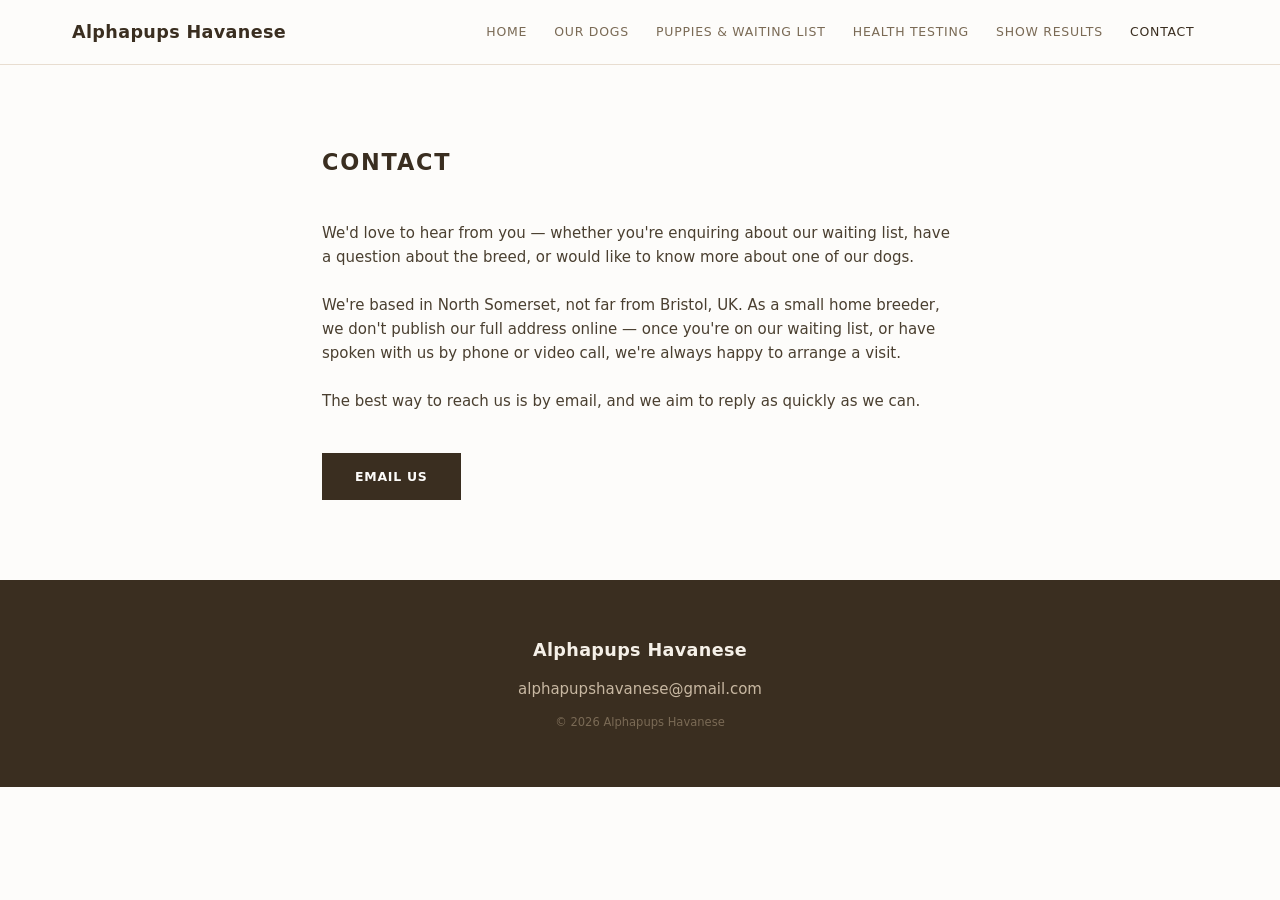
<file: contact.html>
<!DOCTYPE html>
<html lang="en">
<head>
  <meta charset="UTF-8">
  <meta name="viewport" content="width=device-width, initial-scale=1.0">
  <title>Contact – Alphapups Havanese</title>
  <link rel="stylesheet" href="/css/style.css">
</head>
<body>
<header>
  <nav>
    <a href="/index.html" class="logo">Alphapups Havanese</a>
    <ul>
      <li><a href="/index.html">Home</a></li>
      <li><a href="/our-dogs.html">Our Dogs</a></li>
      <li><a href="/puppies.html">Puppies &amp; Waiting List</a></li>
      <li><a href="/health.html">Health Testing</a></li>
      <li><a href="/show-results.html">Show Results</a></li>
      <li><a href="/contact.html" class="active">Contact</a></li>
    </ul>
    <button class="nav-toggle">&#9776;</button>
  </nav>
</header>
<main>
  <section>
    <div class="container" style="max-width:700px">
      <h1 class="section-title">Contact</h1>
      <p style="margin-bottom:1.5rem">We'd love to hear from you — whether you're enquiring about our waiting list, have a question about the breed, or would like to know more about one of our dogs.</p>
      <p style="margin-bottom:1.5rem">We're based in North Somerset, not far from Bristol, UK. As a small home breeder, we don't publish our full address online — once you're on our waiting list, or have spoken with us by phone or video call, we're always happy to arrange a visit.</p>
      <p style="margin-bottom:2.5rem">The best way to reach us is by email, and we aim to reply as quickly as we can.</p>
      <a href="mailto:alphapupshavanese@gmail.com" class="btn">Email Us</a>
    </div>
  </section>
</main>
<footer>
  <div class="container">
    <span class="logo">Alphapups Havanese</span>
    <p><a href="mailto:alphapupshavanese@gmail.com">alphapupshavanese@gmail.com</a></p>
    <p class="footer-small">&copy; 2026 Alphapups Havanese</p>
  </div>
</footer>
</body>
</html>
</file>
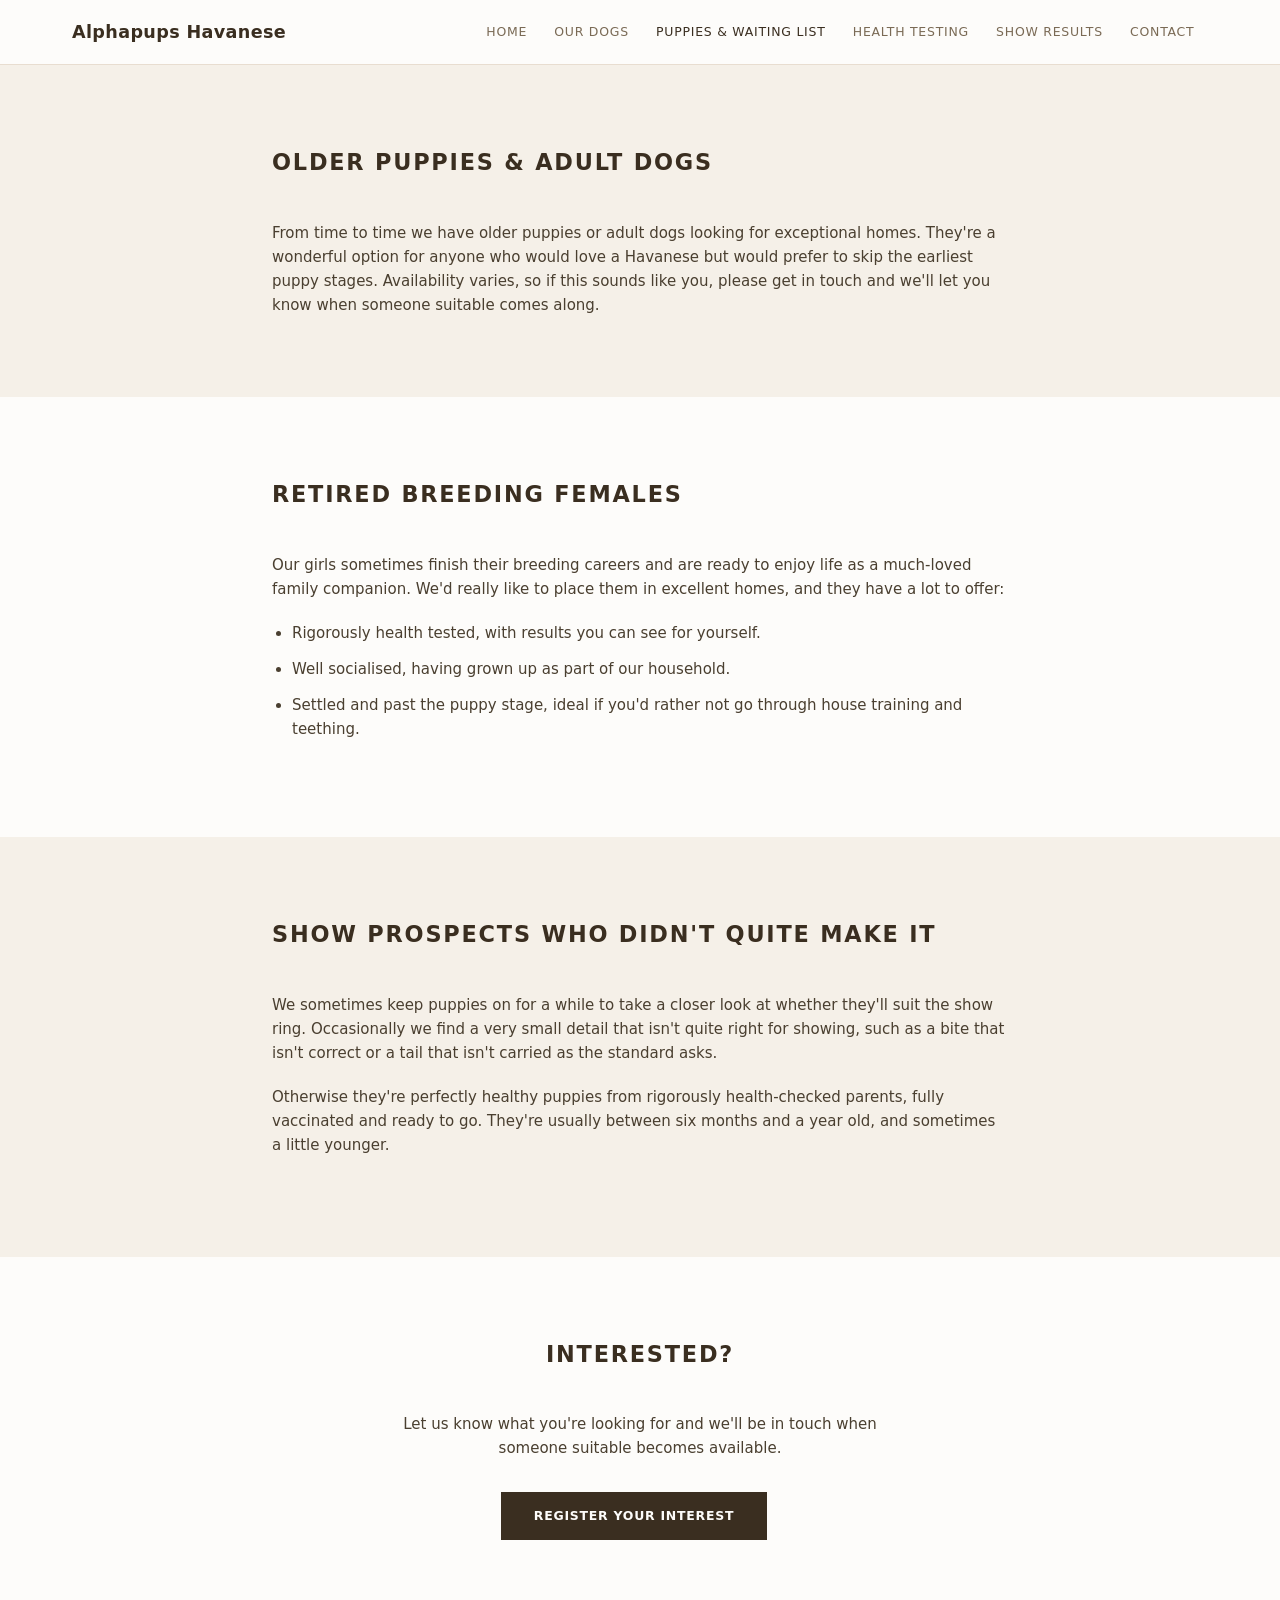
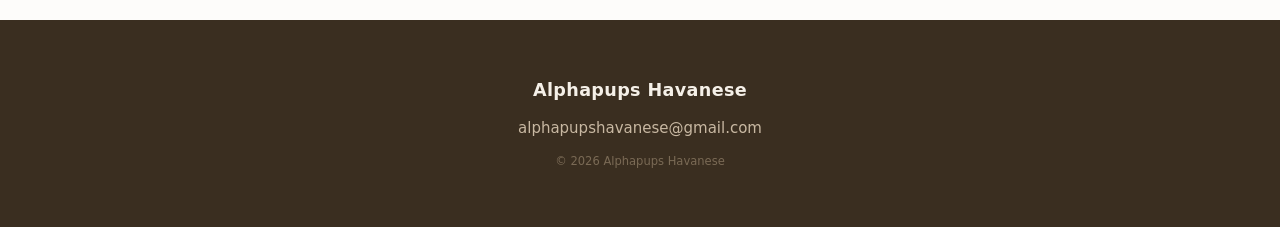
<file: older-dogs.html>
<!DOCTYPE html>
<html lang="en">
<head>
  <meta charset="UTF-8">
  <meta name="viewport" content="width=device-width, initial-scale=1.0">
  <title>Older Puppies &amp; Adult Dogs – Alphapups Havanese</title>
  <link rel="stylesheet" href="/css/style.css">
</head>
<body>
<header>
  <nav>
    <a href="/index.html" class="logo">Alphapups Havanese</a>
    <ul>
      <li><a href="/index.html">Home</a></li>
      <li><a href="/our-dogs.html">Our Dogs</a></li>
      <li><a href="/puppies.html" class="active">Puppies &amp; Waiting List</a></li>
      <li><a href="/health.html">Health Testing</a></li>
      <li><a href="/show-results.html">Show Results</a></li>
      <li><a href="/contact.html">Contact</a></li>
    </ul>
    <button class="nav-toggle">&#9776;</button>
  </nav>
</header>
<main>
  <section class="intro">
    <div class="container" style="max-width:800px">
      <h1 class="section-title">Older Puppies &amp; Adult Dogs</h1>
      <p>From time to time we have older puppies or adult dogs looking for exceptional homes. They're a wonderful option for anyone who would love a Havanese but would prefer to skip the earliest puppy stages. Availability varies, so if this sounds like you, please get in touch and we'll let you know when someone suitable comes along.</p>
    </div>
  </section>

  <section>
    <div class="container" style="max-width:800px">
      <h2 class="section-title">Retired Breeding Females</h2>
      <p style="margin-bottom:1.25rem">Our girls sometimes finish their breeding careers and are ready to enjoy life as a much-loved family companion. We'd really like to place them in excellent homes, and they have a lot to offer:</p>
      <ul style="padding-left:1.25rem;margin-bottom:1rem">
        <li style="margin-bottom:.75rem">Rigorously health tested, with results you can see for yourself.</li>
        <li style="margin-bottom:.75rem">Well socialised, having grown up as part of our household.</li>
        <li style="margin-bottom:.75rem">Settled and past the puppy stage, ideal if you'd rather not go through house training and teething.</li>
      </ul>
    </div>
  </section>

  <section class="intro">
    <div class="container" style="max-width:800px">
      <h2 class="section-title">Show Prospects Who Didn't Quite Make It</h2>
      <p style="margin-bottom:1.25rem">We sometimes keep puppies on for a while to take a closer look at whether they'll suit the show ring. Occasionally we find a very small detail that isn't quite right for showing, such as a bite that isn't correct or a tail that isn't carried as the standard asks.</p>
      <p style="margin-bottom:1.25rem">Otherwise they're perfectly healthy puppies from rigorously health-checked parents, fully vaccinated and ready to go. They're usually between six months and a year old, and sometimes a little younger.</p>
    </div>
  </section>

  <section class="center">
    <div class="container" style="max-width:600px">
      <h2 class="section-title">Interested?</h2>
      <p style="margin-bottom:2rem">Let us know what you're looking for and we'll be in touch when someone suitable becomes available.</p>
      <a href="mailto:alphapupshavanese@gmail.com?subject=Older%20Dog%20Enquiry&body=Hi%20Alphapups%2C%0A%0AI'm%20interested%20in%20an%20older%20puppy%20or%20adult%20Havanese.%0A%0AA%20bit%20about%20us%3A%0A-%20Name%3A%0A-%20Location%3A%0A-%20Have%20you%20owned%20a%20dog%20before%3F%0A-%20Anything%20else%20you'd%20like%20us%20to%20know%3A%0A%0AThanks!" class="btn">Register Your Interest</a>
    </div>
  </section>
</main>
<footer>
  <div class="container">
    <span class="logo">Alphapups Havanese</span>
    <p><a href="mailto:alphapupshavanese@gmail.com">alphapupshavanese@gmail.com</a></p>
    <p class="footer-small">&copy; 2026 Alphapups Havanese</p>
  </div>
</footer>
</body>
</html>
</file>
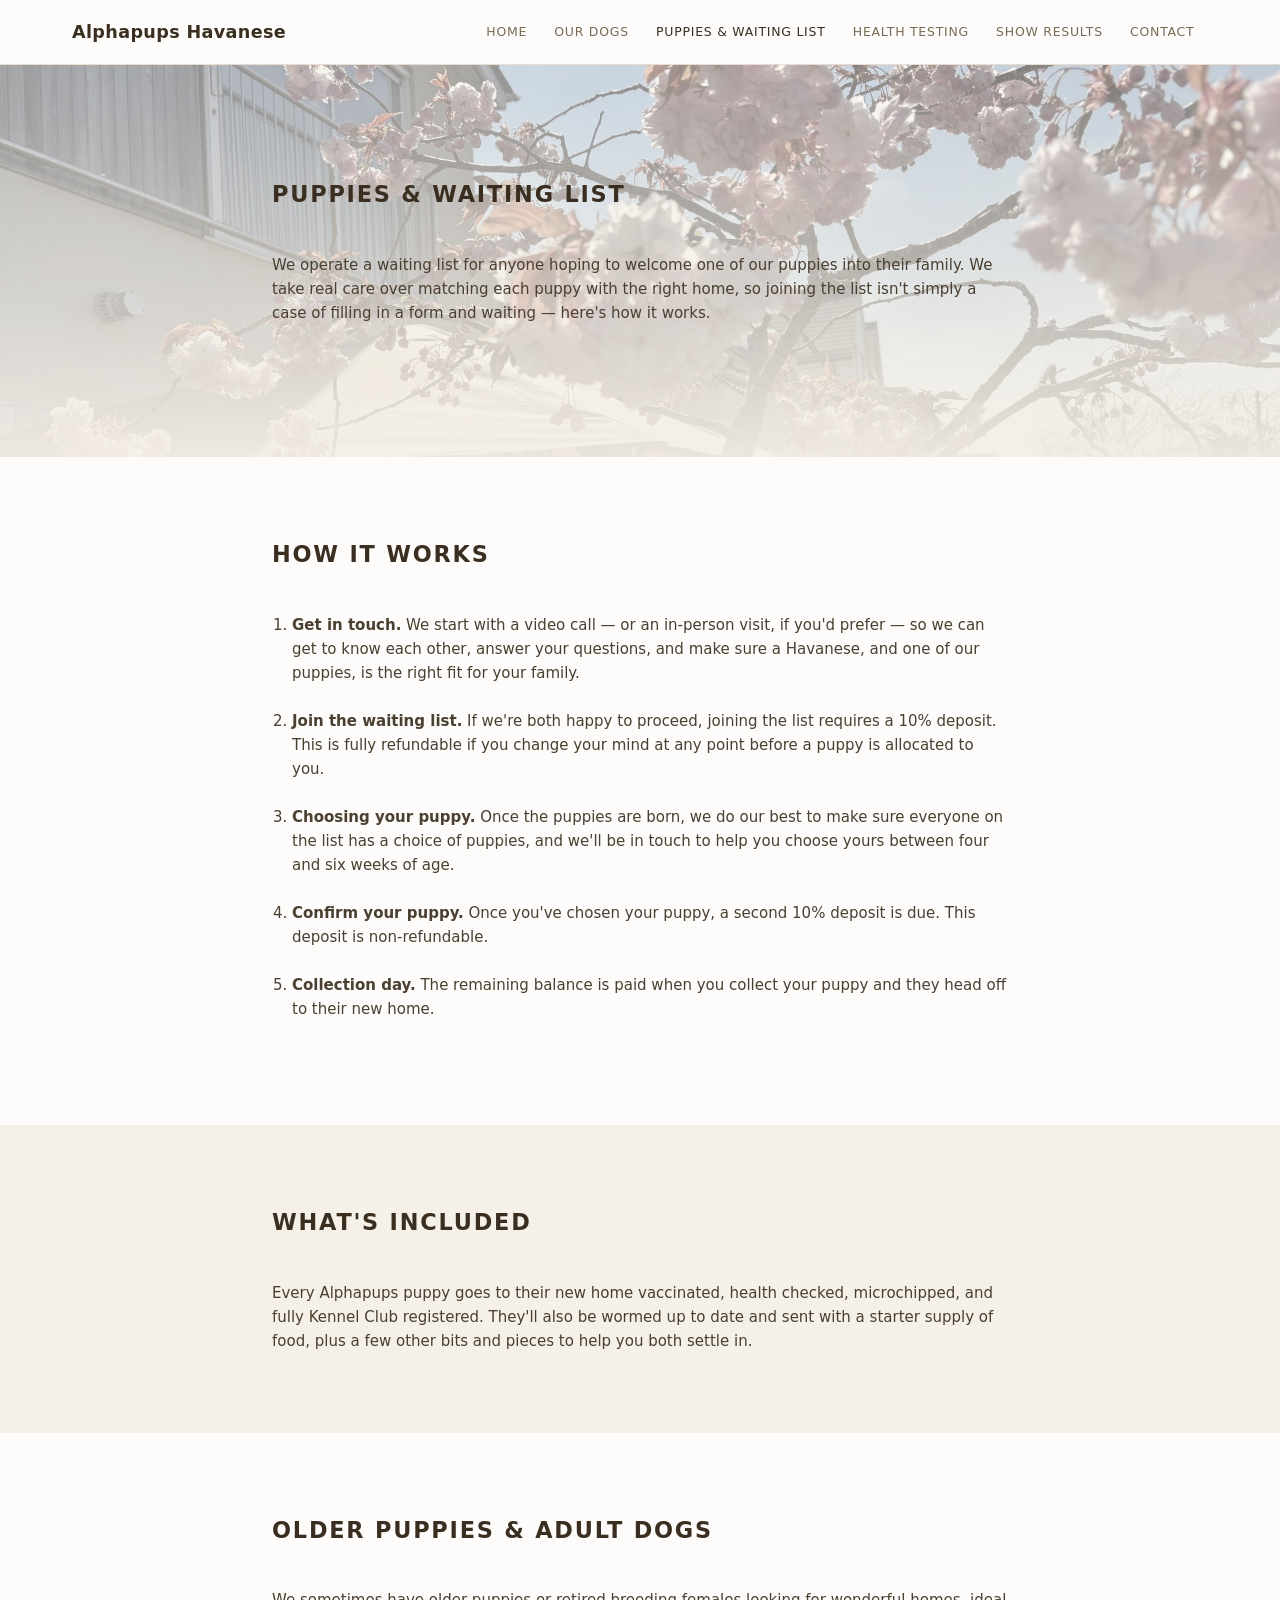
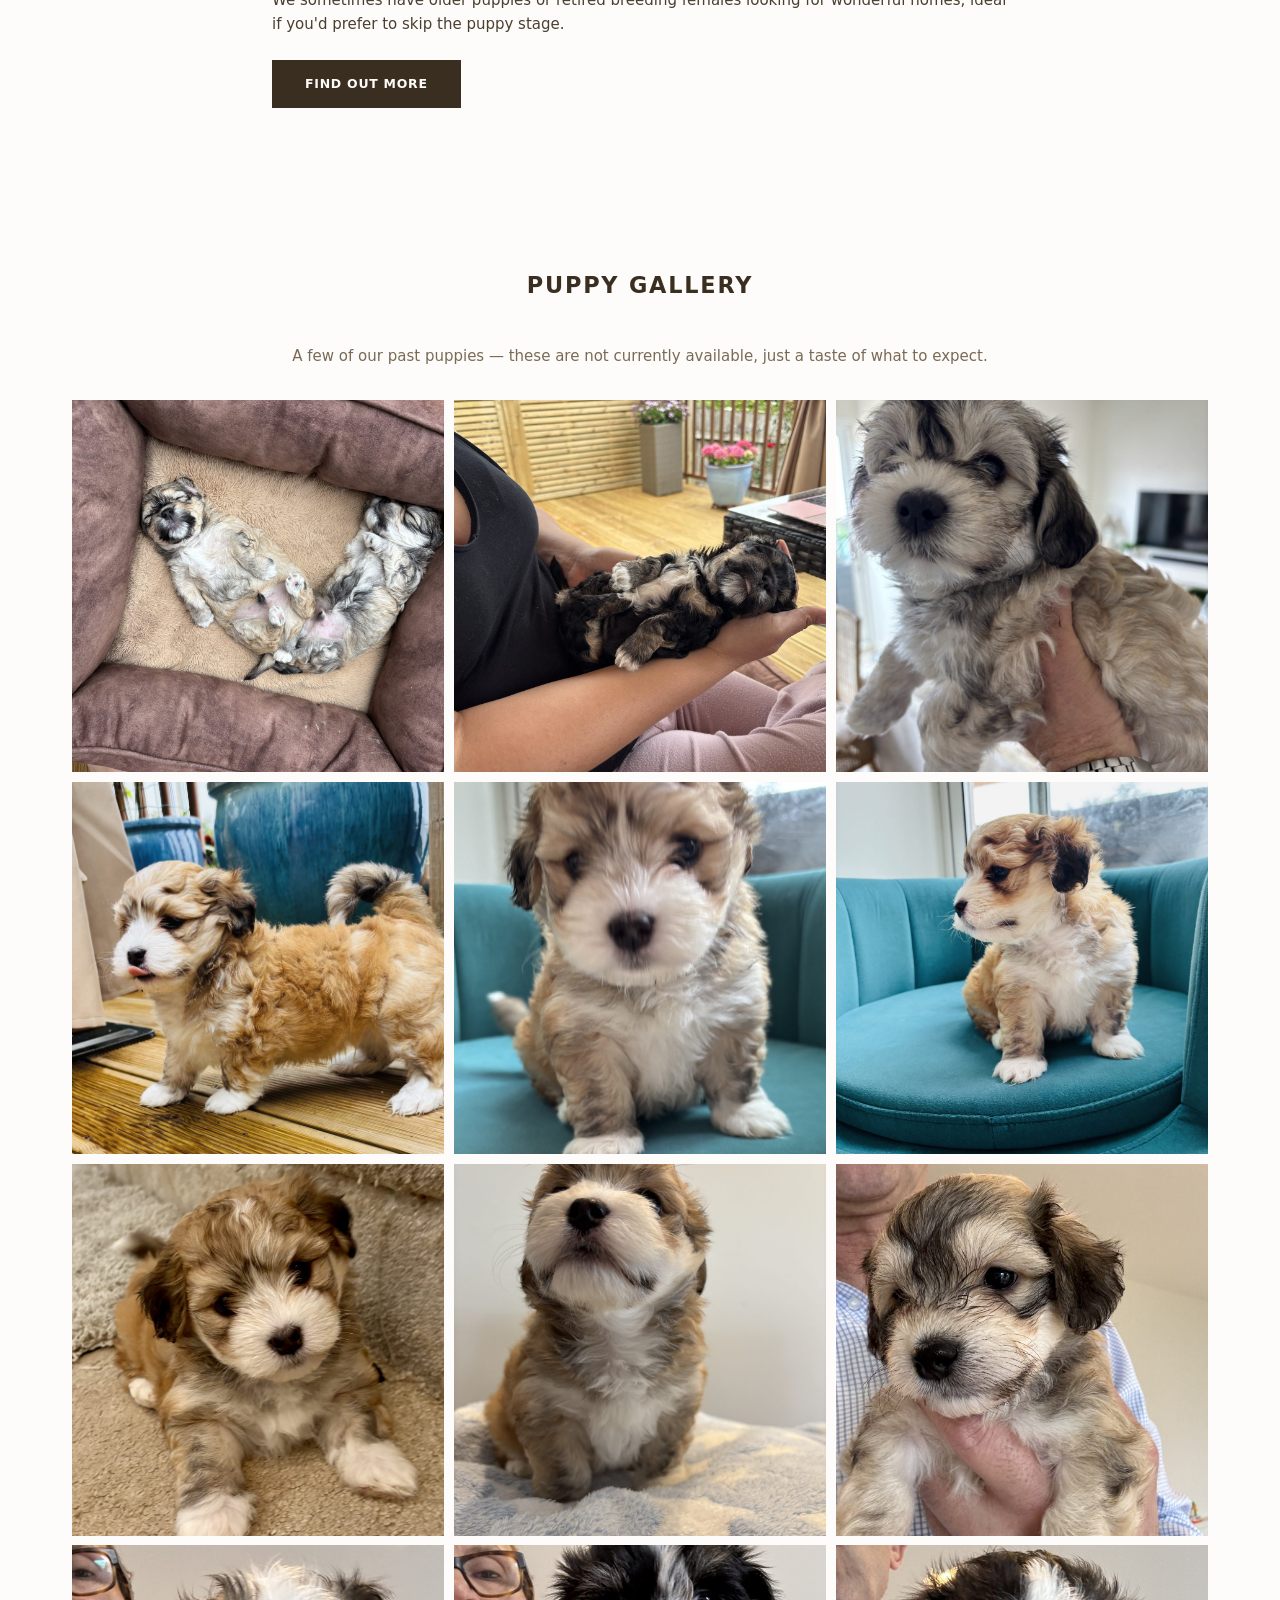
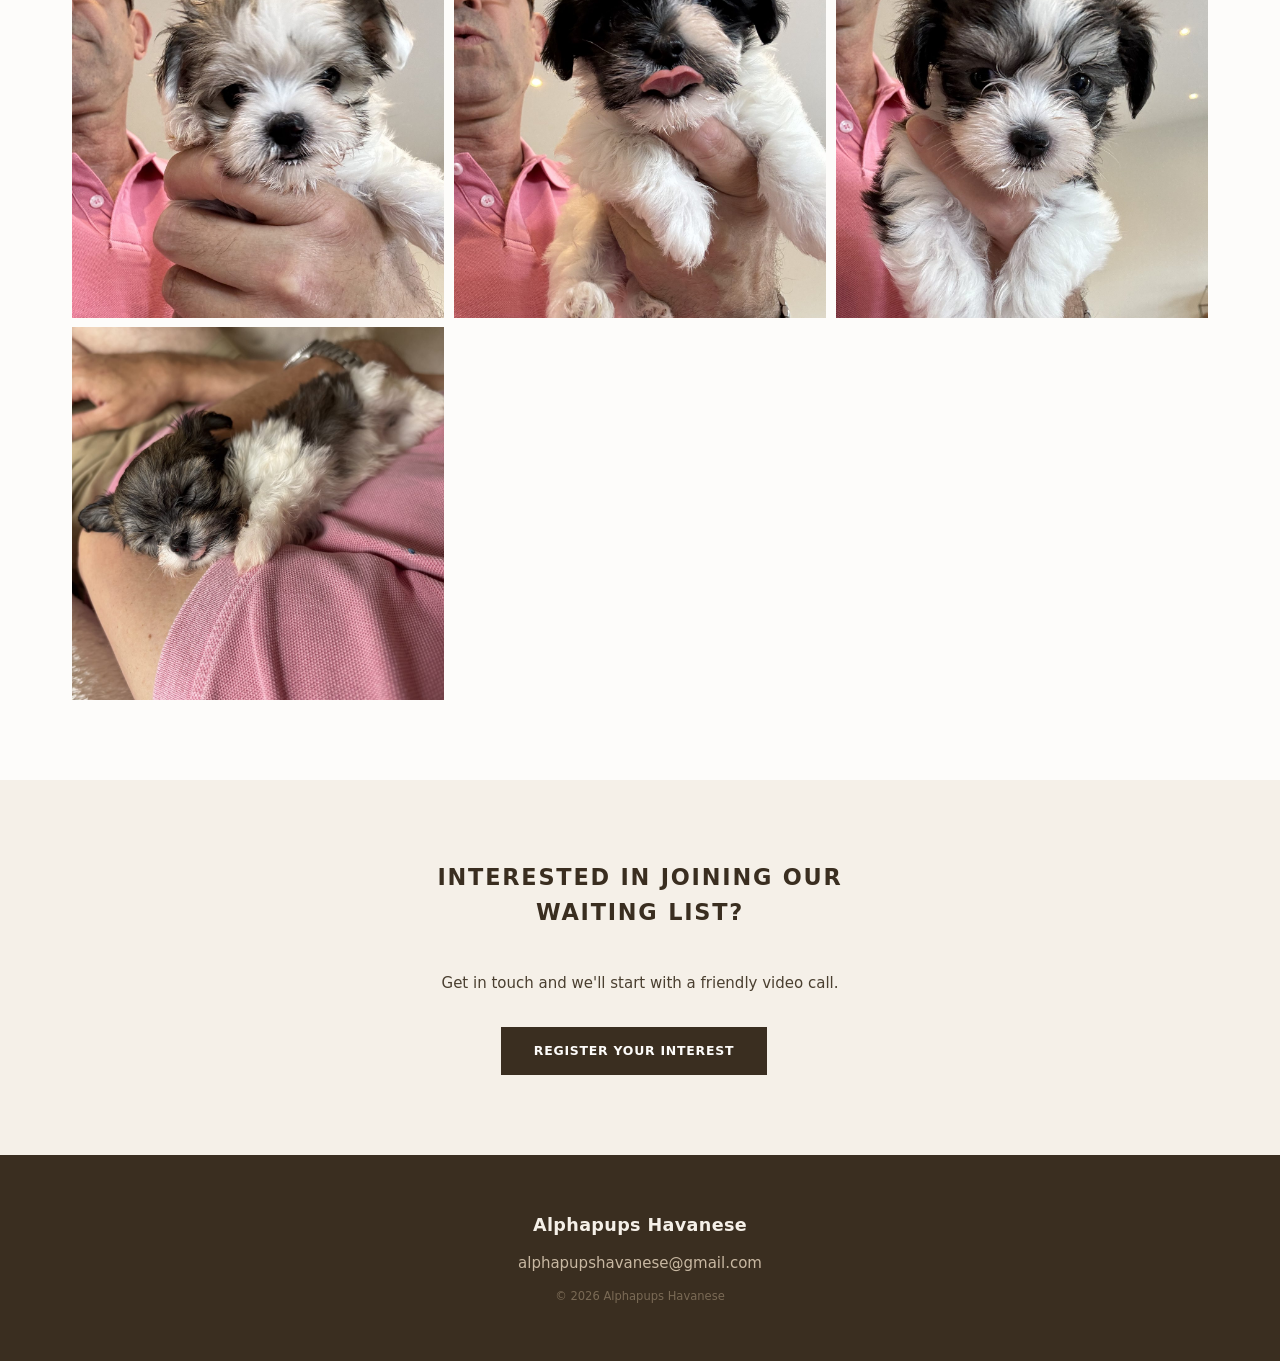
<file: puppies.html>
<!DOCTYPE html>
<html lang="en">
<head>
  <meta charset="UTF-8">
  <meta name="viewport" content="width=device-width, initial-scale=1.0">
  <title>Puppies &amp; Waiting List – Alphapups Havanese</title>
  <link rel="stylesheet" href="/css/style.css">
</head>
<body>
<header>
  <nav>
    <a href="/index.html" class="logo">Alphapups Havanese</a>
    <ul>
      <li><a href="/index.html">Home</a></li>
      <li><a href="/our-dogs.html">Our Dogs</a></li>
      <li><a href="/puppies.html" class="active">Puppies &amp; Waiting List</a></li>
      <li><a href="/health.html">Health Testing</a></li>
      <li><a href="/show-results.html">Show Results</a></li>
      <li><a href="/contact.html">Contact</a></li>
    </ul>
    <button class="nav-toggle">&#9776;</button>
  </nav>
</header>
<main>
  <section class="hero-banner" style="background-image:url('/images/site/puppies-hero.jpeg')">
    <div class="container" style="max-width:800px">
      <h1 class="section-title">Puppies &amp; Waiting List</h1>
      <p style="margin-bottom:1.25rem">We operate a waiting list for anyone hoping to welcome one of our puppies into their family. We take real care over matching each puppy with the right home, so joining the list isn't simply a case of filling in a form and waiting — here's how it works.</p>
    </div>
  </section>

  <section>
    <div class="container" style="max-width:800px">
      <h2 class="section-title">How It Works</h2>
      <ol style="padding-left:1.25rem;margin-bottom:1rem">
        <li style="margin-bottom:1.5rem"><strong>Get in touch.</strong> We start with a video call — or an in-person visit, if you'd prefer — so we can get to know each other, answer your questions, and make sure a Havanese, and one of our puppies, is the right fit for your family.</li>
        <li style="margin-bottom:1.5rem"><strong>Join the waiting list.</strong> If we're both happy to proceed, joining the list requires a 10% deposit. This is fully refundable if you change your mind at any point before a puppy is allocated to you.</li>
        <li style="margin-bottom:1.5rem"><strong>Choosing your puppy.</strong> Once the puppies are born, we do our best to make sure everyone on the list has a choice of puppies, and we'll be in touch to help you choose yours between four and six weeks of age.</li>
        <li style="margin-bottom:1.5rem"><strong>Confirm your puppy.</strong> Once you've chosen your puppy, a second 10% deposit is due. This deposit is non-refundable.</li>
        <li style="margin-bottom:1.5rem"><strong>Collection day.</strong> The remaining balance is paid when you collect your puppy and they head off to their new home.</li>
      </ol>
    </div>
  </section>

  <section class="intro">
    <div class="container" style="max-width:800px">
      <h2 class="section-title">What's Included</h2>
      <p>Every Alphapups puppy goes to their new home vaccinated, health checked, microchipped, and fully Kennel Club registered. They'll also be wormed up to date and sent with a starter supply of food, plus a few other bits and pieces to help you both settle in.</p>
    </div>
  </section>

  <section>
    <div class="container" style="max-width:800px">
      <h2 class="section-title">Older Puppies &amp; Adult Dogs</h2>
      <p style="margin-bottom:1.5rem">We sometimes have older puppies or retired breeding females looking for wonderful homes, ideal if you'd prefer to skip the puppy stage.</p>
      <a href="/older-dogs.html" class="btn">Find Out More</a>
    </div>
  </section>

  <section>
    <div class="container">
      <h2 class="section-title center">Puppy Gallery</h2>
      <p class="center" style="color:var(--muted);margin-bottom:2rem">A few of our past puppies — these are not currently available, just a taste of what to expect.</p>
      <div class="gallery-grid">
        <img src="/images/puppies/puppy-1.jpeg" alt="Alphapups puppy">
        <img src="/images/puppies/puppy-2.jpeg" alt="Alphapups puppy">
        <img src="/images/puppies/puppy-3.jpeg" alt="Alphapups puppy">
        <img src="/images/puppies/puppy-4.jpeg" alt="Alphapups puppy">
        <img src="/images/puppies/puppy-5.jpeg" alt="Alphapups puppy">
        <img src="/images/puppies/puppy-6.jpeg" alt="Alphapups puppy">
        <img src="/images/puppies/puppy-7.jpeg" alt="Alphapups puppy">
        <img src="/images/puppies/puppy-8.jpeg" alt="Alphapups puppy">
        <img src="/images/puppies/puppy-9.jpeg" alt="Alphapups puppy">
        <img src="/images/puppies/puppy-10.jpeg" alt="Alphapups puppy">
        <img src="/images/puppies/puppy-11.jpeg" alt="Alphapups puppy">
        <img src="/images/puppies/puppy-12.jpeg" alt="Alphapups puppy">
        <img src="/images/puppies/puppy-13.jpeg" alt="Alphapups puppy">
      </div>
    </div>
  </section>

  <section class="intro center">
    <div class="container" style="max-width:600px">
      <h2 class="section-title">Interested in Joining Our Waiting List?</h2>
      <p style="margin-bottom:2rem">Get in touch and we'll start with a friendly video call.</p>
      <a href="mailto:alphapupshavanese@gmail.com?subject=Waiting%20List%20Enquiry&body=Hi%20Alphapups%2C%0A%0AI'd%20love%20to%20find%20out%20more%20about%20joining%20your%20waiting%20list.%0A%0AA%20bit%20about%20us%3A%0A-%20Name%3A%0A-%20Location%3A%0A-%20Have%20you%20owned%20a%20dog%20before%3F%0A-%20Anything%20else%20you'd%20like%20us%20to%20know%3A%0A%0AThanks!" class="btn">Register Your Interest</a>
    </div>
  </section>
</main>
<footer>
  <div class="container">
    <span class="logo">Alphapups Havanese</span>
    <p><a href="mailto:alphapupshavanese@gmail.com">alphapupshavanese@gmail.com</a></p>
    <p class="footer-small">&copy; 2026 Alphapups Havanese</p>
  </div>
</footer>
</body>
</html>
</file>
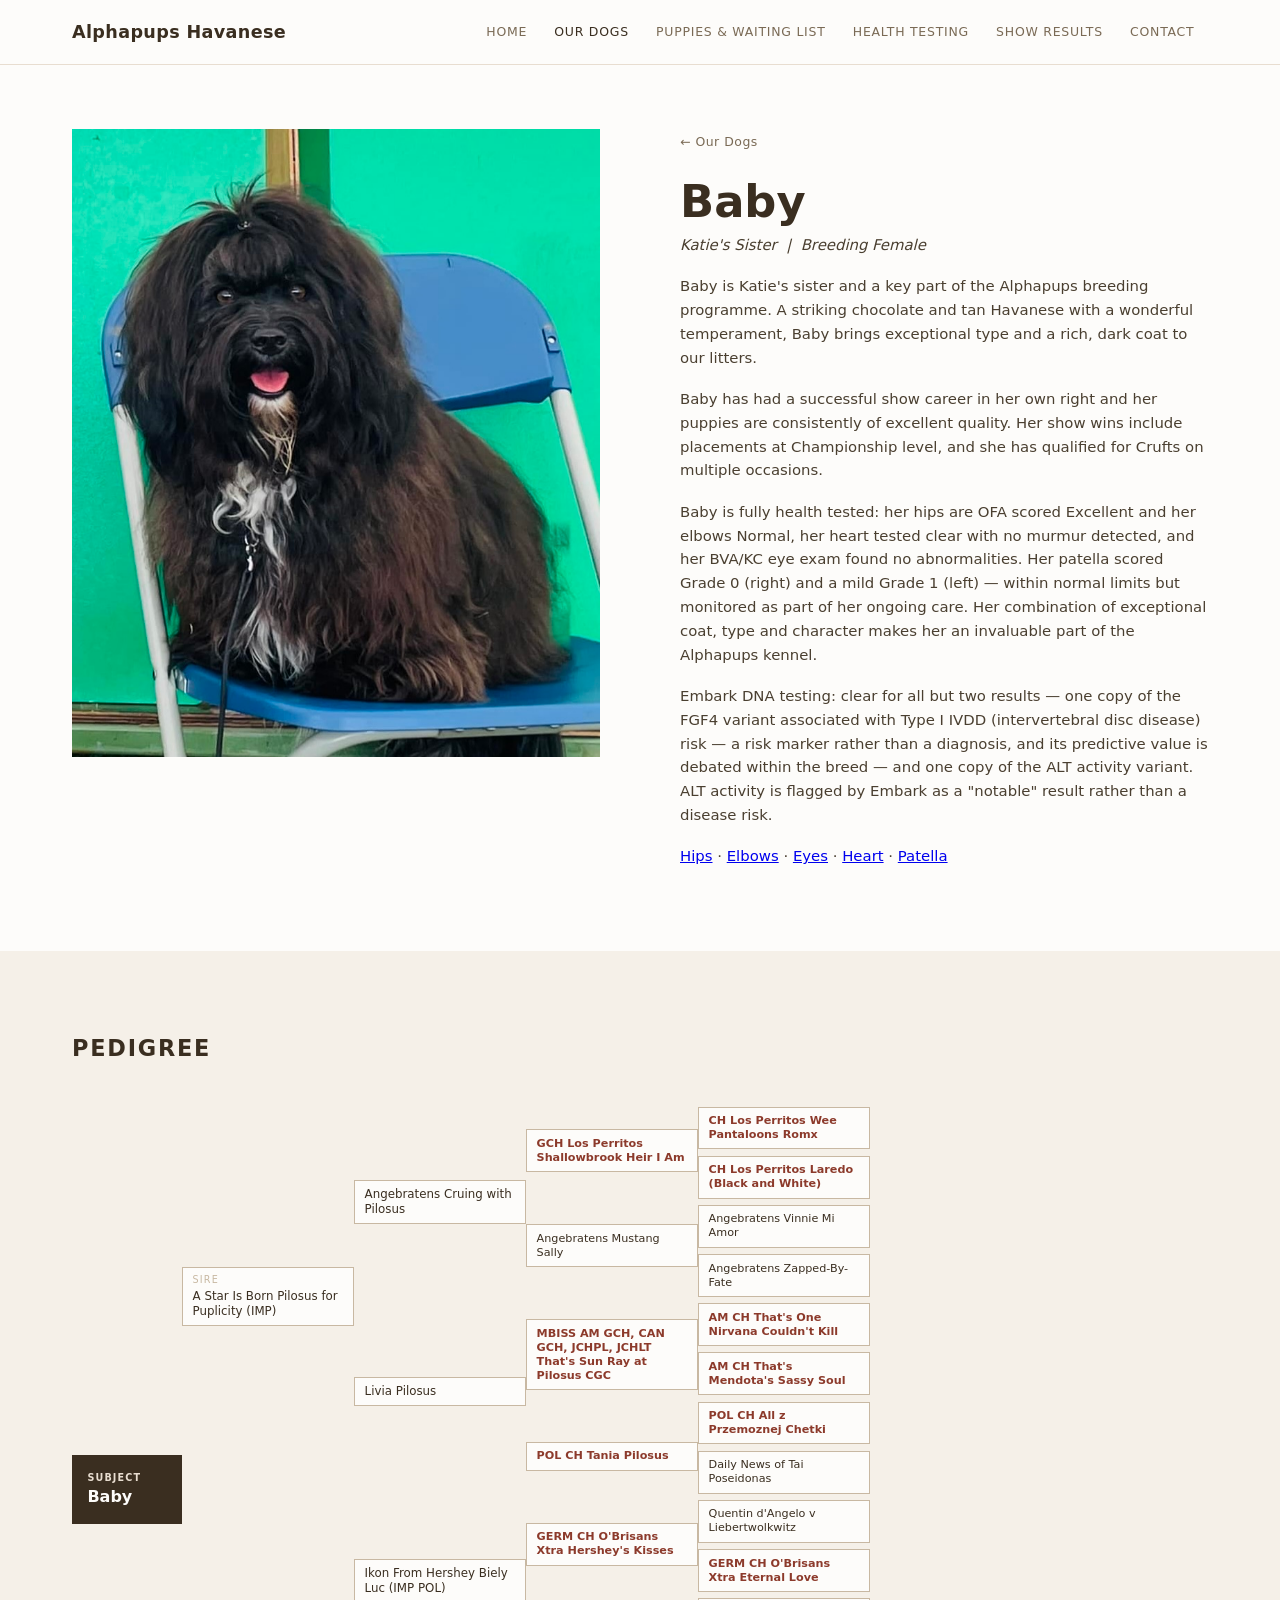
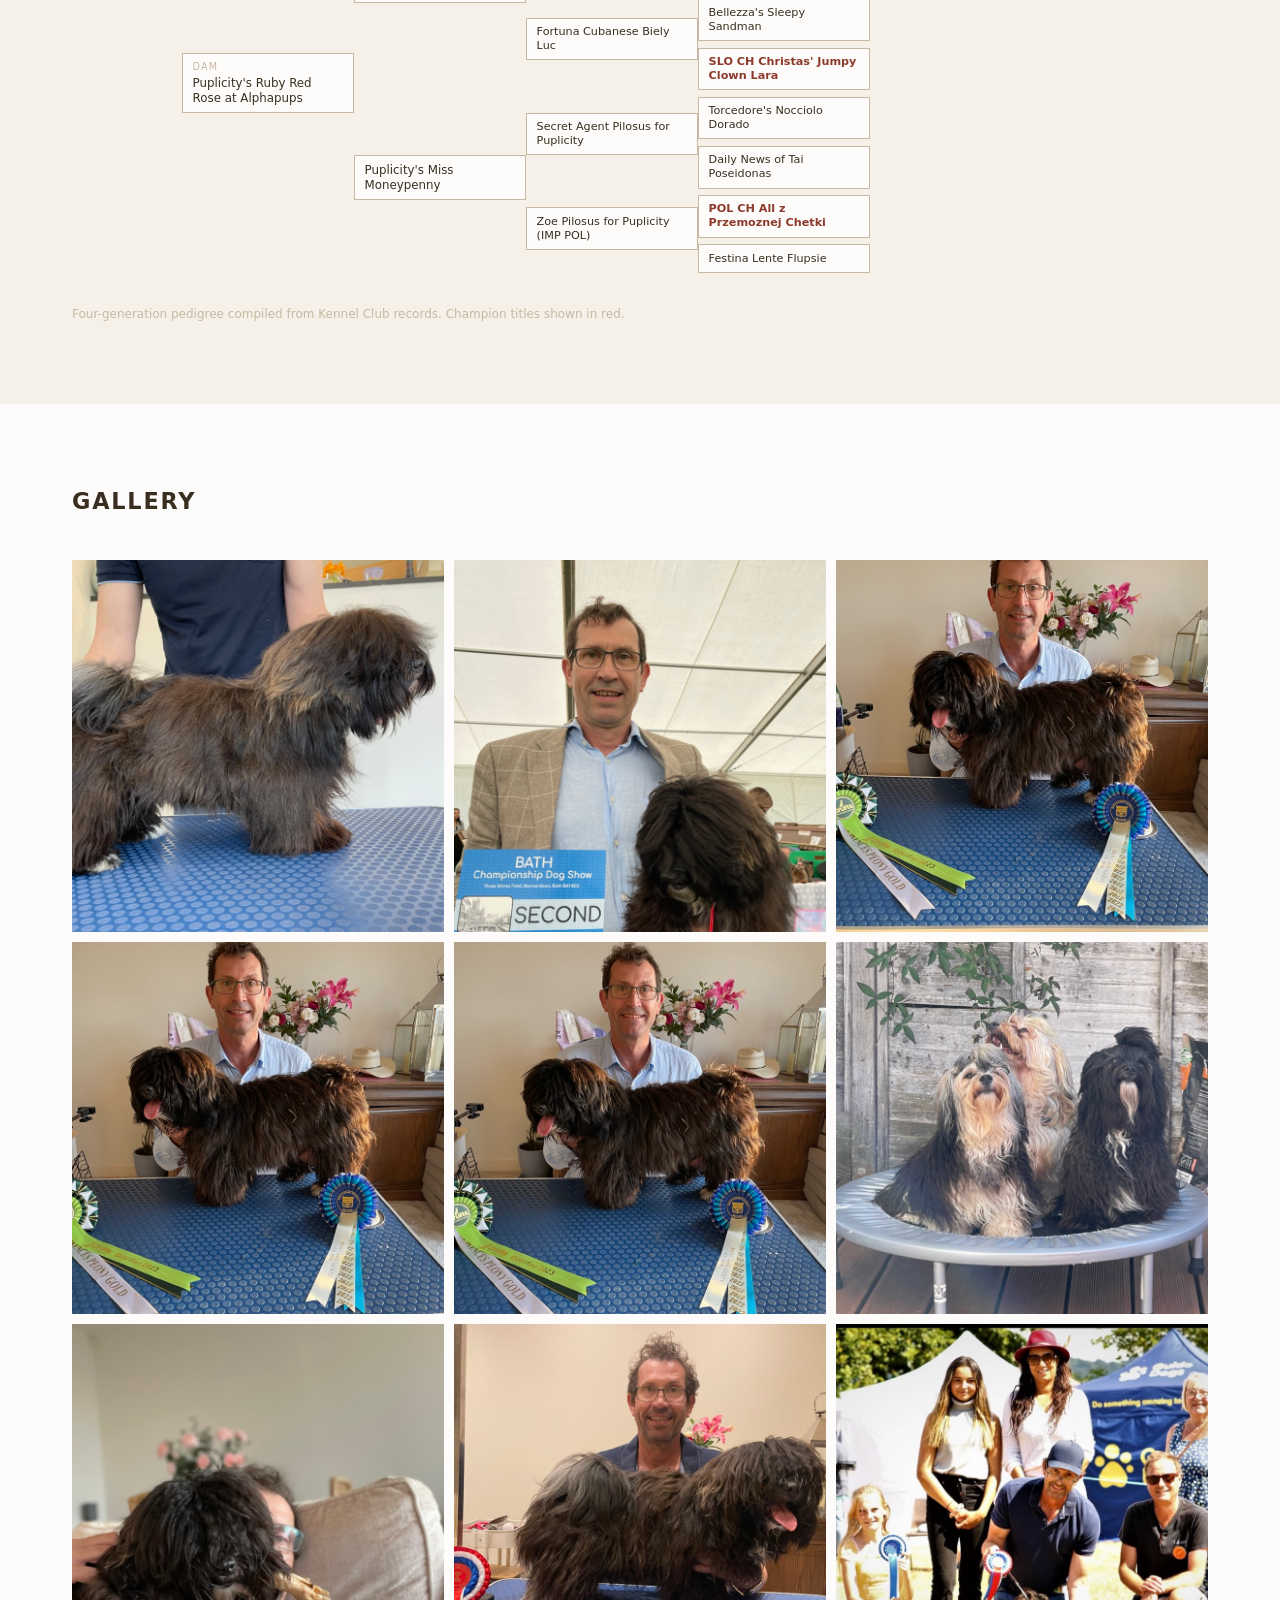
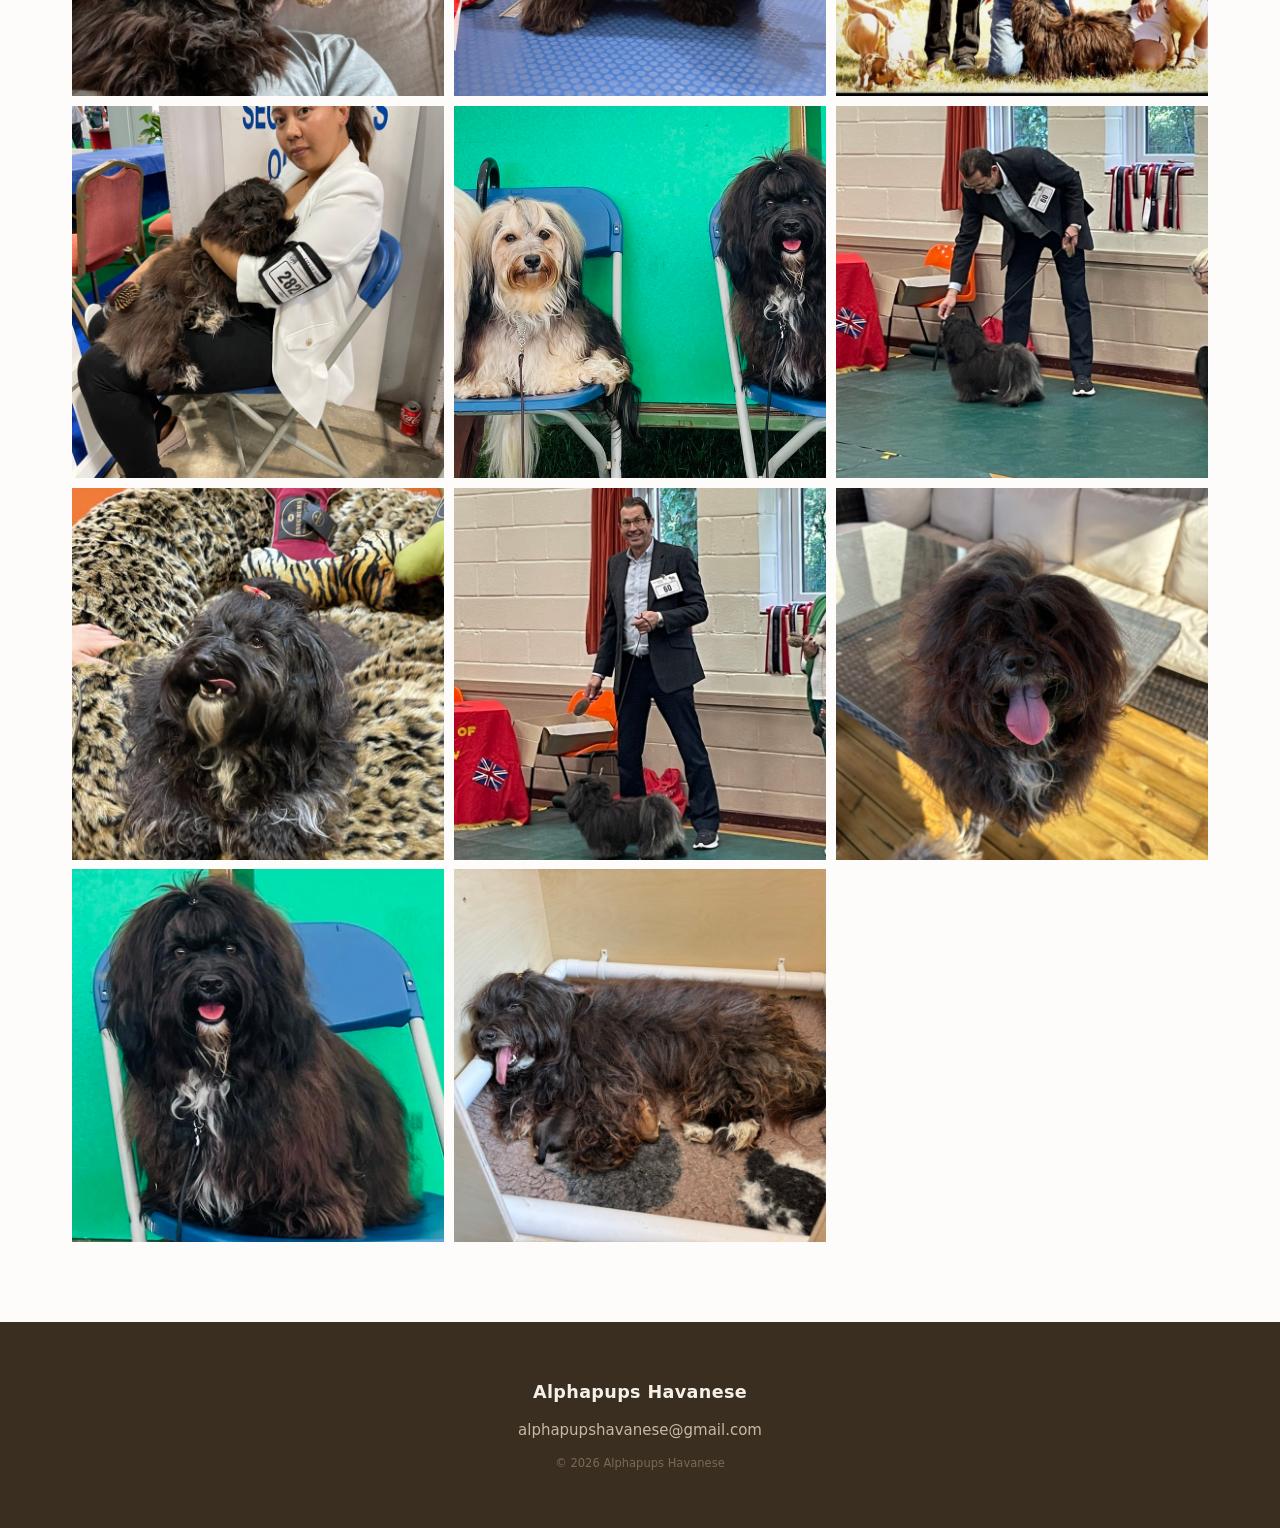
<file: dogs/baby.html>
<!DOCTYPE html>
<html lang="en">
<head>
  <meta charset="UTF-8">
  <meta name="viewport" content="width=device-width, initial-scale=1.0">
  <title>Baby – Alphapups Havanese</title>
  <link rel="stylesheet" href="/css/style.css">
</head>
<body>
<header>
  <nav>
    <a href="/index.html" class="logo">Alphapups Havanese</a>
    <ul>
      <li><a href="/index.html">Home</a></li>
      <li><a href="/our-dogs.html" class="active">Our Dogs</a></li>
      <li><a href="/puppies.html">Puppies &amp; Waiting List</a></li>
      <li><a href="/health.html">Health Testing</a></li>
      <li><a href="/show-results.html">Show Results</a></li>
      <li><a href="/contact.html">Contact</a></li>
    </ul>
    <button class="nav-toggle">&#9776;</button>
  </nav>
</header>
<main>
  <div class="dog-profile">
    <div class="sticky">
      <img src="/images/baby/baby-hero.jpeg" alt="Baby – Alphapups Havanese">
    </div>
    <div>
      <a href="/our-dogs.html" class="back">&larr; Our Dogs</a>
      <h1>Baby</h1>
      <p class="reg-name">Katie's Sister &nbsp;|&nbsp; Breeding Female</p>
      <p>Baby is Katie's sister and a key part of the Alphapups breeding programme. A striking chocolate and tan Havanese with a wonderful temperament, Baby brings exceptional type and a rich, dark coat to our litters.</p>
      <p>Baby has had a successful show career in her own right and her puppies are consistently of excellent quality. Her show wins include placements at Championship level, and she has qualified for Crufts on multiple occasions.</p>
      <p>Baby is fully health tested: her hips are OFA scored Excellent and her elbows Normal, her heart tested clear with no murmur detected, and her BVA/KC eye exam found no abnormalities. Her patella scored Grade 0 (right) and a mild Grade 1 (left) — within normal limits but monitored as part of her ongoing care. Her combination of exceptional coat, type and character makes her an invaluable part of the Alphapups kennel.</p>
      <p>Embark DNA testing: clear for all but two results — one copy of the FGF4 variant associated with Type I IVDD (intervertebral disc disease) risk — a risk marker rather than a diagnosis, and its predictive value is debated within the breed — and one copy of the ALT activity variant. ALT activity is flagged by Embark as a "notable" result rather than a disease risk.</p>
      <p><a href="/images/baby/baby-hips-certificate.png" target="_blank">Hips</a> &middot; <a href="/images/baby/baby-elbow-certificate.png" target="_blank">Elbows</a> &middot; <a href="/images/baby/baby-eye-certificate.png" target="_blank">Eyes</a> &middot; <a href="/images/baby/baby-heart-certificate.png" target="_blank">Heart</a> &middot; <a href="/images/baby/baby-patella-certificate.png" target="_blank">Patella</a></p>
    </div>
  </div>
  <section class="pedigree-section">
    <div class="container">
      <h2 class="section-title">Pedigree</h2>
      <div class="ped-tree ped-deep">
        <div class="ped-col">
          <div class="ped-box ped-main"><span class="ped-label">Subject</span>Baby</div>
        </div>
        <div class="ped-col">
          <div class="ped-box"><span class="ped-label">Sire</span>A Star Is Born Pilosus for Puplicity (IMP)</div>
          <div class="ped-box"><span class="ped-label">Dam</span>Puplicity's Ruby Red Rose at Alphapups</div>
        </div>
        <div class="ped-col">
          <div class="ped-box">Angebratens Cruing with Pilosus</div>
          <div class="ped-box">Livia Pilosus</div>
          <div class="ped-box">Ikon From Hershey Biely Luc (IMP POL)</div>
          <div class="ped-box">Puplicity's Miss Moneypenny</div>
        </div>
        <div class="ped-col">
          <div class="ped-box ped-ch">GCH Los Perritos Shallowbrook Heir I Am</div>
          <div class="ped-box">Angebratens Mustang Sally</div>
          <div class="ped-box ped-ch">MBISS AM GCH, CAN GCH, JCHPL, JCHLT That's Sun Ray at Pilosus CGC</div>
          <div class="ped-box ped-ch">POL CH Tania Pilosus</div>
          <div class="ped-box ped-ch">GERM CH O'Brisans Xtra Hershey's Kisses</div>
          <div class="ped-box">Fortuna Cubanese Biely Luc</div>
          <div class="ped-box">Secret Agent Pilosus for Puplicity</div>
          <div class="ped-box">Zoe Pilosus for Puplicity (IMP POL)</div>
        </div>
        <div class="ped-col">
          <div class="ped-box ped-ch">CH Los Perritos Wee Pantaloons Romx</div>
          <div class="ped-box ped-ch">CH Los Perritos Laredo (Black and White)</div>
          <div class="ped-box">Angebratens Vinnie Mi Amor</div>
          <div class="ped-box">Angebratens Zapped-By-Fate</div>
          <div class="ped-box ped-ch">AM CH That's One Nirvana Couldn't Kill</div>
          <div class="ped-box ped-ch">AM CH That's Mendota's Sassy Soul</div>
          <div class="ped-box ped-ch">POL CH All z Przemoznej Chetki</div>
          <div class="ped-box">Daily News of Tai Poseidonas</div>
          <div class="ped-box">Quentin d'Angelo v Liebertwolkwitz</div>
          <div class="ped-box ped-ch">GERM CH O'Brisans Xtra Eternal Love</div>
          <div class="ped-box">Bellezza's Sleepy Sandman</div>
          <div class="ped-box ped-ch">SLO CH Christas' Jumpy Clown Lara</div>
          <div class="ped-box">Torcedore's Nocciolo Dorado</div>
          <div class="ped-box">Daily News of Tai Poseidonas</div>
          <div class="ped-box ped-ch">POL CH All z Przemoznej Chetki</div>
          <div class="ped-box">Festina Lente Flupsie</div>
        </div>
      </div>
      <p class="ped-note">Four-generation pedigree compiled from Kennel Club records. Champion titles shown in red.</p>
    </div>
  </section>
  <section>
    <div class="container">
      <h2 class="section-title">Gallery</h2>
      <div class="gallery-grid">
        <img src="/images/baby/baby-2.jpeg" alt="Baby">
        <img src="/images/baby/baby-3.jpeg" alt="Baby at a show">
        <img src="/images/baby/baby-4.jpeg" alt="Baby with rosettes">
        <img src="/images/baby/baby-5.jpeg" alt="Baby">
        <img src="/images/baby/baby-6.jpeg" alt="Baby with Crufts qualifier">
        <img src="/images/baby/baby-7.jpeg" alt="Baby">
        <img src="/images/baby/baby-8.jpeg" alt="Baby at home">
        <img src="/images/baby/baby-9.jpeg" alt="Baby winning at a show">
        <img src="/images/baby/baby-10.jpeg" alt="Baby in the show ring">
        <img src="/images/baby/baby-11.jpeg" alt="Baby">
        <img src="/images/baby/baby-12.jpeg" alt="Baby with dogs">
        <img src="/images/baby/baby-13.jpeg" alt="Baby">
        <img src="/images/baby/baby-14.jpeg" alt="Baby in the ring">
        <img src="/images/baby/baby-15.jpeg" alt="Baby">
        <img src="/images/baby/baby-16.jpeg" alt="Baby at a show">
        <img src="/images/baby/baby-19.jpeg" alt="Baby with her litter">
        <img src="/images/baby/baby-20.jpeg" alt="Baby">
      </div>
    </div>
  </section>
</main>
<footer>
  <div class="container">
    <span class="logo">Alphapups Havanese</span>
    <p><a href="mailto:alphapupshavanese@gmail.com">alphapupshavanese@gmail.com</a></p>
    <p class="footer-small">&copy; 2026 Alphapups Havanese</p>
  </div>
</footer>
</body>
</html>
</file>
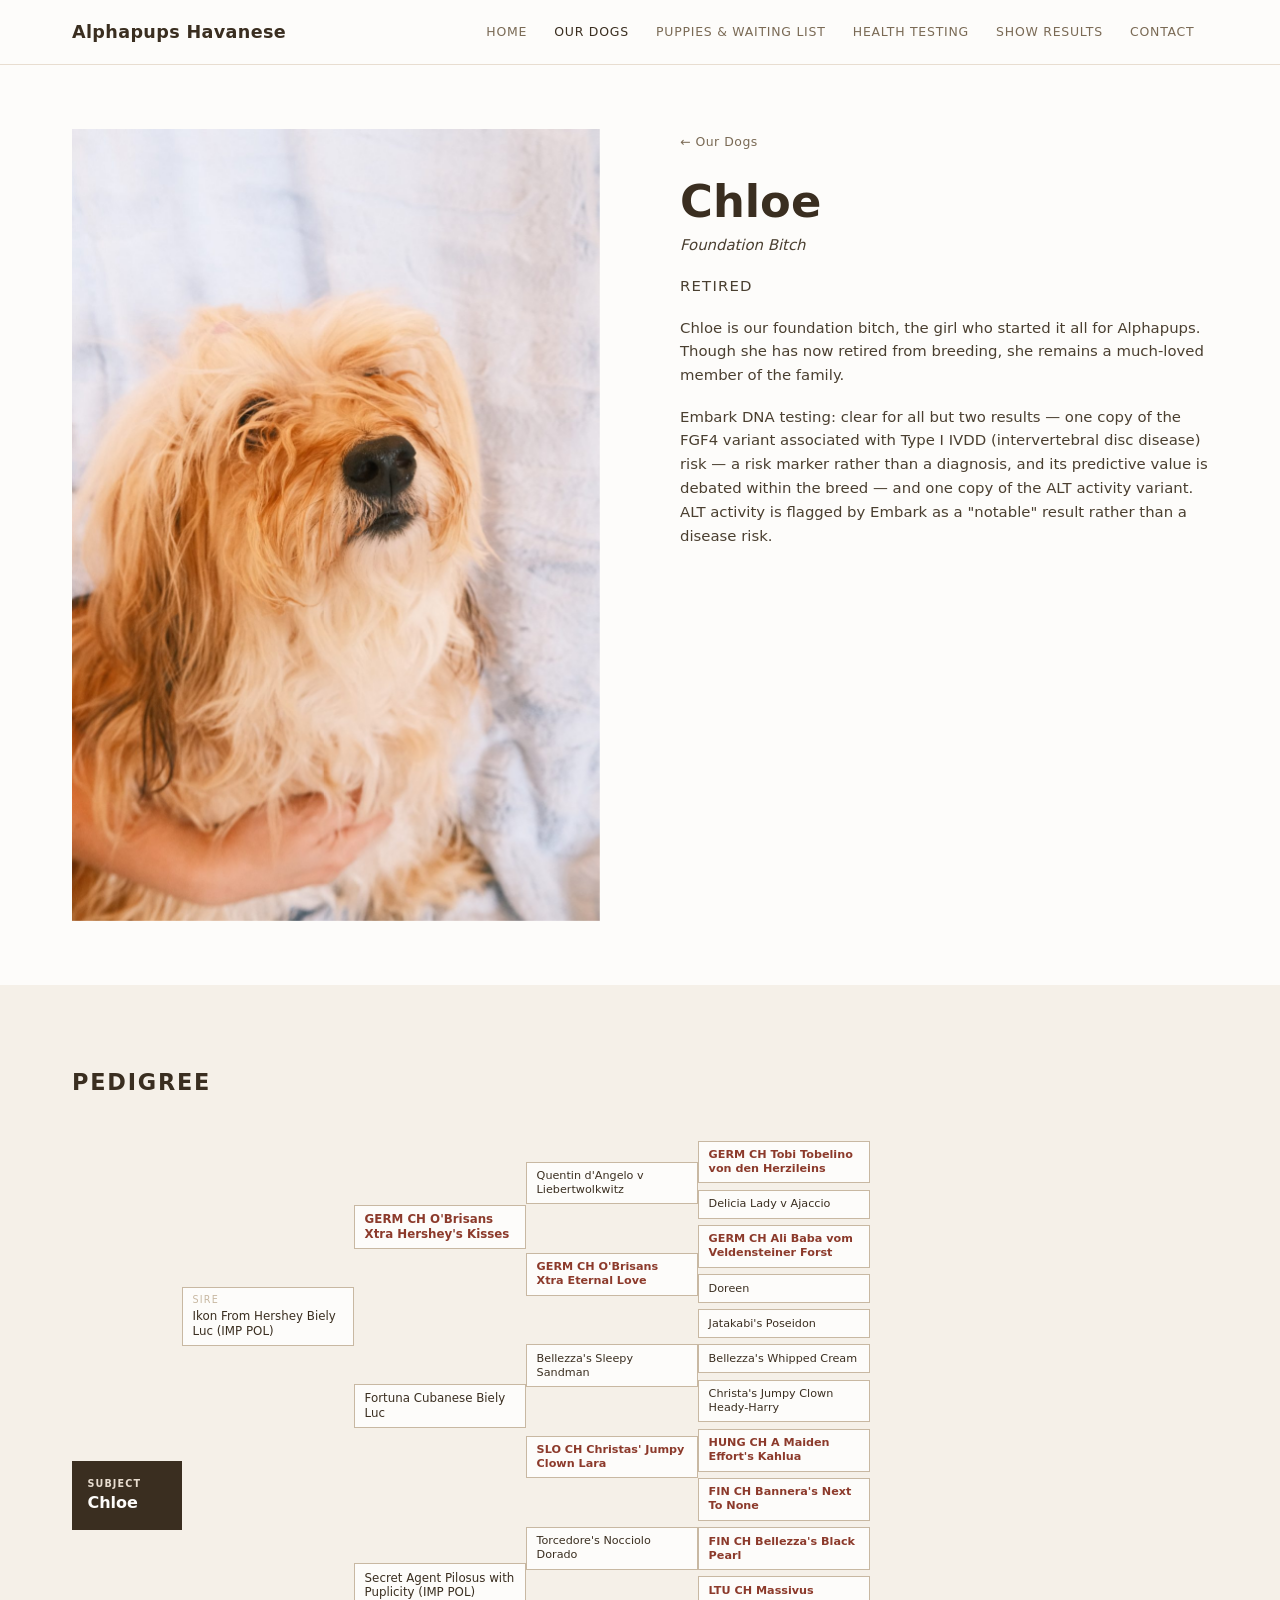
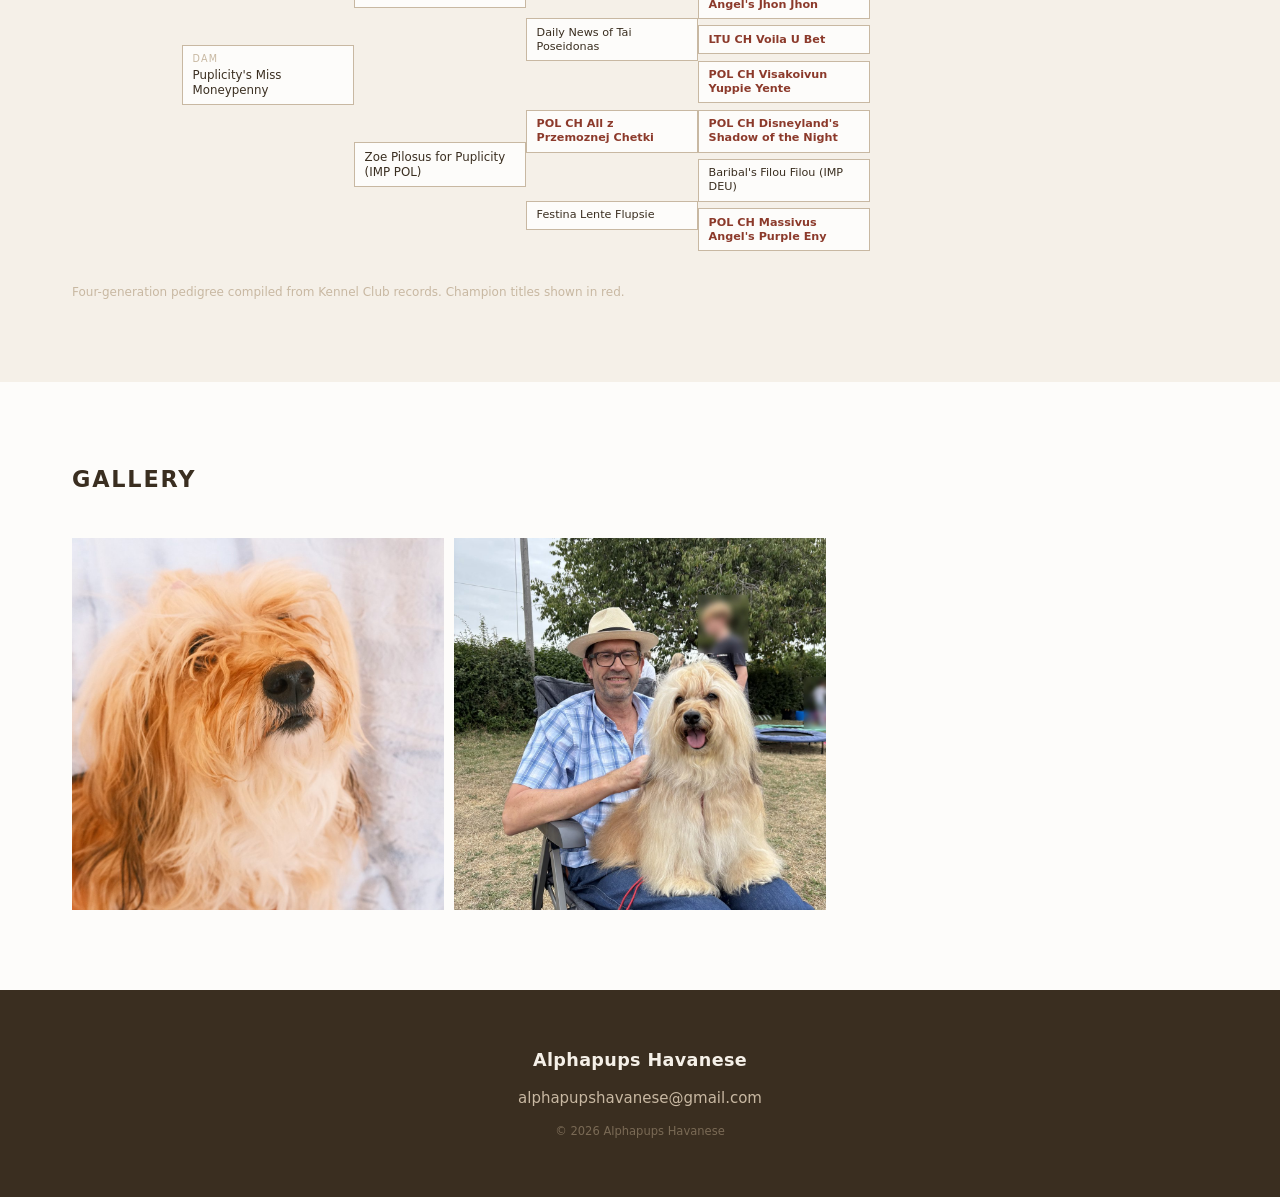
<file: dogs/chloe.html>
<!DOCTYPE html>
<html lang="en">
<head>
  <meta charset="UTF-8">
  <meta name="viewport" content="width=device-width, initial-scale=1.0">
  <title>Chloe – Alphapups Havanese</title>
  <link rel="stylesheet" href="/css/style.css">
</head>
<body>
<header>
  <nav>
    <a href="/index.html" class="logo">Alphapups Havanese</a>
    <ul>
      <li><a href="/index.html">Home</a></li>
      <li><a href="/our-dogs.html" class="active">Our Dogs</a></li>
      <li><a href="/puppies.html">Puppies &amp; Waiting List</a></li>
      <li><a href="/health.html">Health Testing</a></li>
      <li><a href="/show-results.html">Show Results</a></li>
      <li><a href="/contact.html">Contact</a></li>
    </ul>
    <button class="nav-toggle">&#9776;</button>
  </nav>
</header>
<main>
  <div class="dog-profile">
    <div class="sticky">
      <img src="/images/chloe/chloe-hero.jpeg" alt="Chloe">
    </div>
    <div>
      <a href="/our-dogs.html" class="back">&larr; Our Dogs</a>
      <h1>Chloe</h1>
      <p class="reg-name">Foundation Bitch</p>
      <p class="dob">Retired</p>
      <p>Chloe is our foundation bitch, the girl who started it all for Alphapups. Though she has now retired from breeding, she remains a much-loved member of the family.</p>
      <p>Embark DNA testing: clear for all but two results — one copy of the FGF4 variant associated with Type I IVDD (intervertebral disc disease) risk — a risk marker rather than a diagnosis, and its predictive value is debated within the breed — and one copy of the ALT activity variant. ALT activity is flagged by Embark as a "notable" result rather than a disease risk.</p>
    </div>
  </div>
  <section class="pedigree-section">
    <div class="container">
      <h2 class="section-title">Pedigree</h2>
      <div class="ped-tree ped-deep">
        <div class="ped-col">
          <div class="ped-box ped-main"><span class="ped-label">Subject</span>Chloe</div>
        </div>
        <div class="ped-col">
          <div class="ped-box"><span class="ped-label">Sire</span>Ikon From Hershey Biely Luc (IMP POL)</div>
          <div class="ped-box"><span class="ped-label">Dam</span>Puplicity's Miss Moneypenny</div>
        </div>
        <div class="ped-col">
          <div class="ped-box ped-ch">GERM CH O'Brisans Xtra Hershey's Kisses</div>
          <div class="ped-box">Fortuna Cubanese Biely Luc</div>
          <div class="ped-box">Secret Agent Pilosus with Puplicity (IMP POL)</div>
          <div class="ped-box">Zoe Pilosus for Puplicity (IMP POL)</div>
        </div>
        <div class="ped-col">
          <div class="ped-box">Quentin d'Angelo v Liebertwolkwitz</div>
          <div class="ped-box ped-ch">GERM CH O'Brisans Xtra Eternal Love</div>
          <div class="ped-box">Bellezza's Sleepy Sandman</div>
          <div class="ped-box ped-ch">SLO CH Christas' Jumpy Clown Lara</div>
          <div class="ped-box">Torcedore's Nocciolo Dorado</div>
          <div class="ped-box">Daily News of Tai Poseidonas</div>
          <div class="ped-box ped-ch">POL CH All z Przemoznej Chetki</div>
          <div class="ped-box">Festina Lente Flupsie</div>
        </div>
        <div class="ped-col">
          <div class="ped-box ped-ch">GERM CH Tobi Tobelino von den Herzileins</div>
          <div class="ped-box">Delicia Lady v Ajaccio</div>
          <div class="ped-box ped-ch">GERM CH Ali Baba vom Veldensteiner Forst</div>
          <div class="ped-box">Doreen</div>
          <div class="ped-box">Jatakabi's Poseidon</div>
          <div class="ped-box">Bellezza's Whipped Cream</div>
          <div class="ped-box">Christa's Jumpy Clown Heady-Harry</div>
          <div class="ped-box ped-ch">HUNG CH A Maiden Effort's Kahlua</div>
          <div class="ped-box ped-ch">FIN CH Bannera's Next To None</div>
          <div class="ped-box ped-ch">FIN CH Bellezza's Black Pearl</div>
          <div class="ped-box ped-ch">LTU CH Massivus Angel's Jhon Jhon</div>
          <div class="ped-box ped-ch">LTU CH Voila U Bet</div>
          <div class="ped-box ped-ch">POL CH Visakoivun Yuppie Yente</div>
          <div class="ped-box ped-ch">POL CH Disneyland's Shadow of the Night</div>
          <div class="ped-box">Baribal's Filou Filou (IMP DEU)</div>
          <div class="ped-box ped-ch">POL CH Massivus Angel's Purple Eny</div>
        </div>
      </div>
      <p class="ped-note">Four-generation pedigree compiled from Kennel Club records. Champion titles shown in red.</p>
    </div>
  </section>
  <section>
    <div class="container">
      <h2 class="section-title">Gallery</h2>
      <div class="gallery-grid">
        <img src="/images/chloe/chloe-hero.jpeg" alt="Chloe">
        <img src="/images/chloe/chloe-2.jpeg" alt="Chloe with Evan">
      </div>
    </div>
  </section>
</main>
<footer>
  <div class="container">
    <span class="logo">Alphapups Havanese</span>
    <p><a href="mailto:alphapupshavanese@gmail.com">alphapupshavanese@gmail.com</a></p>
    <p class="footer-small">&copy; 2026 Alphapups Havanese</p>
  </div>
</footer>
</body>
</html>
</file>
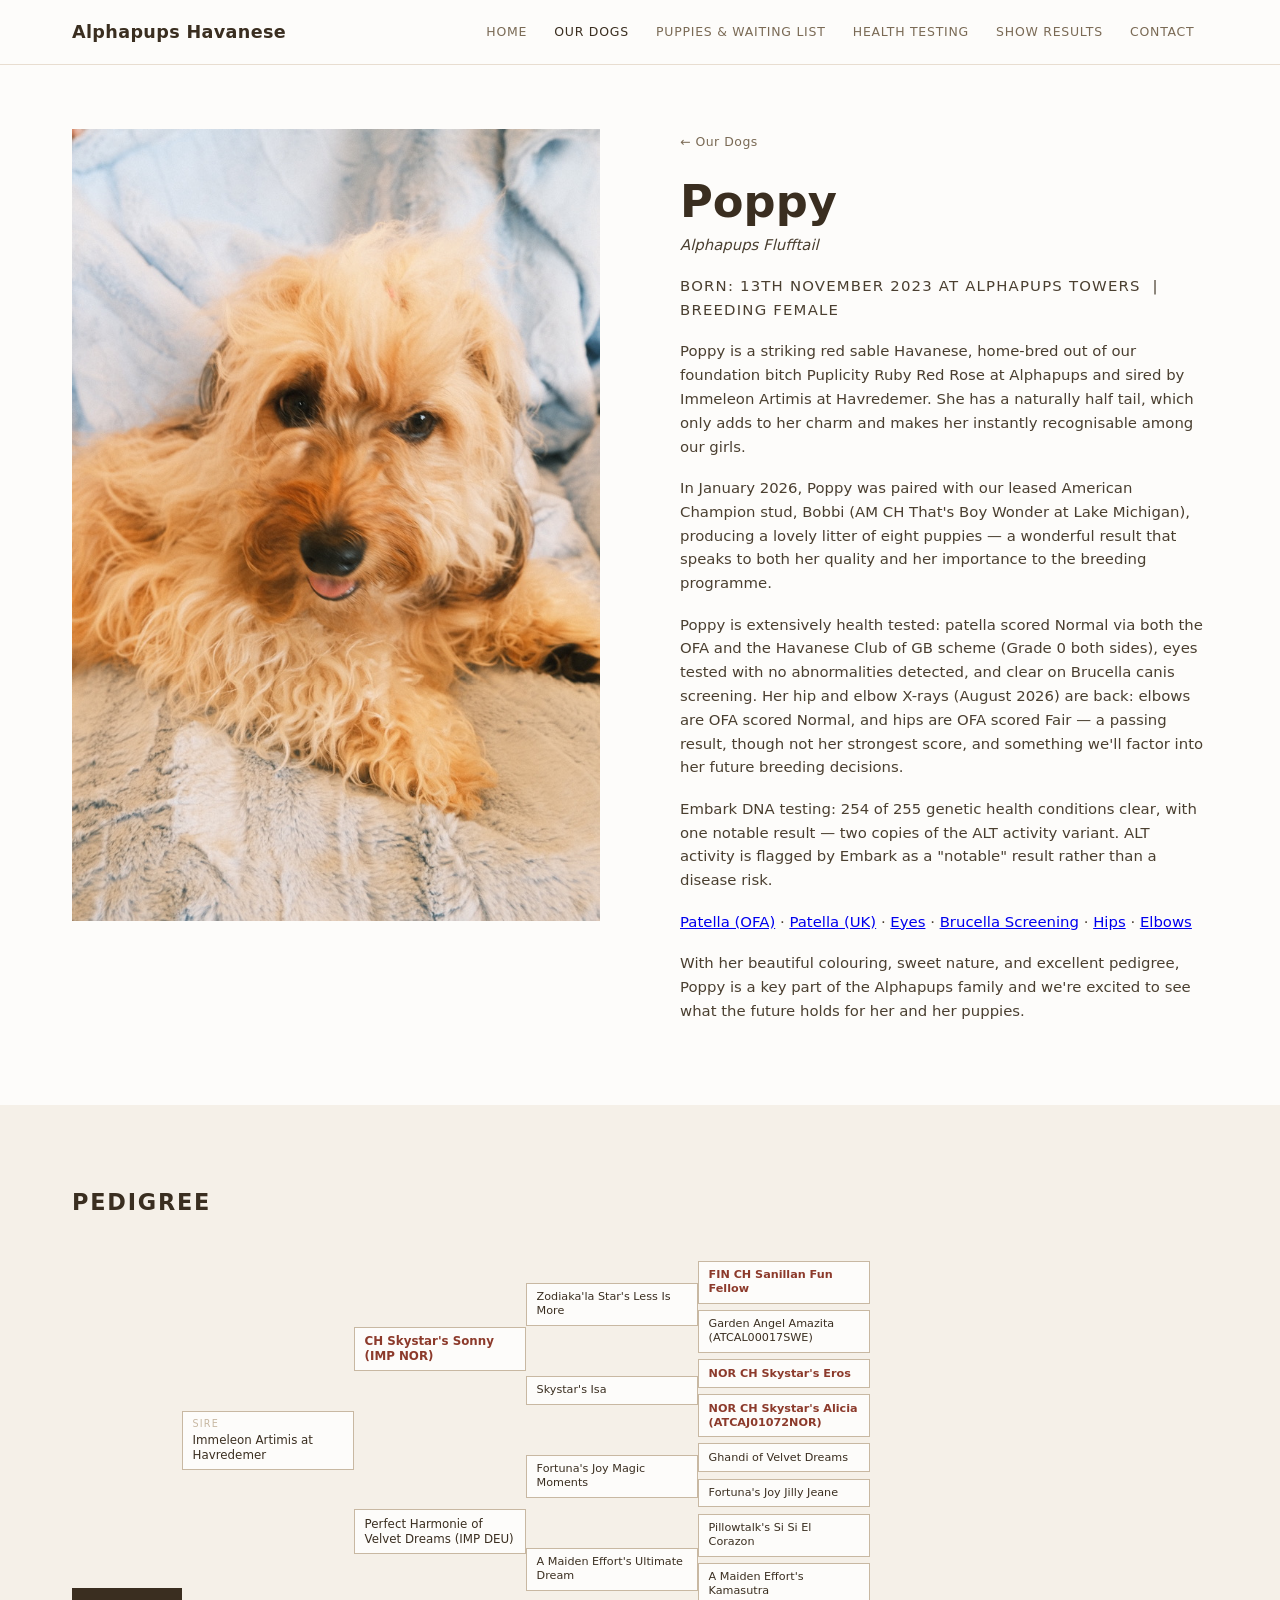
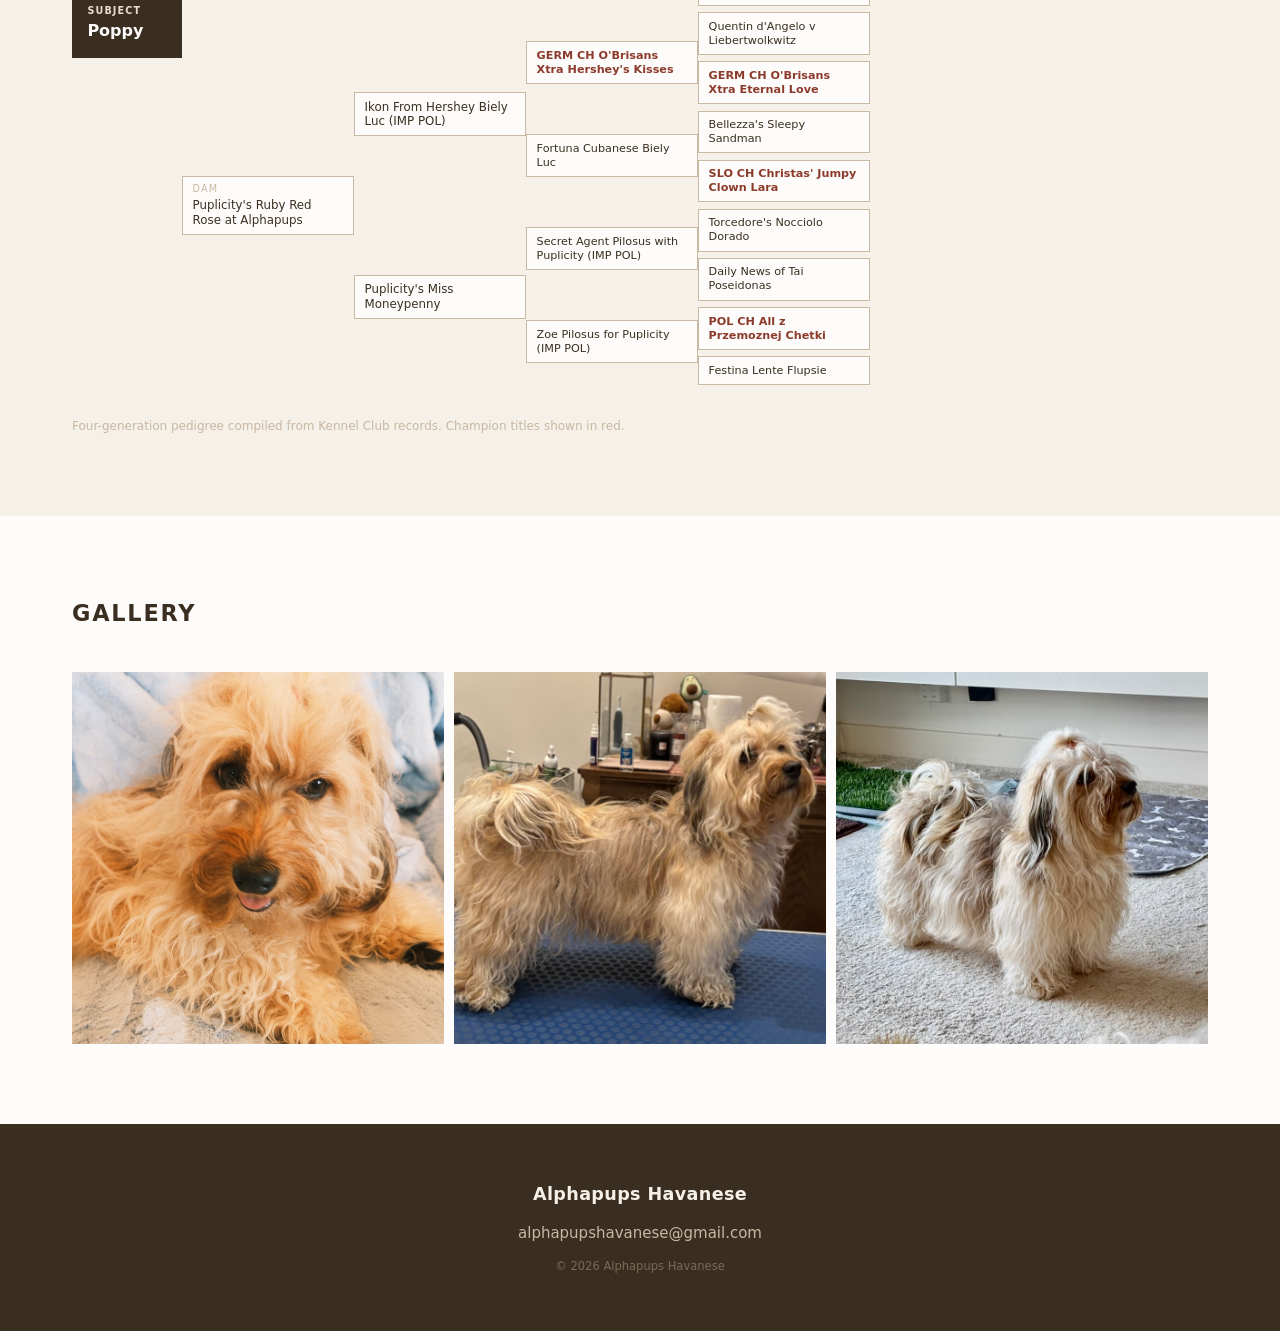
<file: dogs/poppy.html>
<!DOCTYPE html>
<html lang="en">
<head>
  <meta charset="UTF-8">
  <meta name="viewport" content="width=device-width, initial-scale=1.0">
  <title>Poppy – Alphapups Havanese</title>
  <link rel="stylesheet" href="/css/style.css">
</head>
<body>
<header>
  <nav>
    <a href="/index.html" class="logo">Alphapups Havanese</a>
    <ul>
      <li><a href="/index.html">Home</a></li>
      <li><a href="/our-dogs.html" class="active">Our Dogs</a></li>
      <li><a href="/puppies.html">Puppies &amp; Waiting List</a></li>
      <li><a href="/health.html">Health Testing</a></li>
      <li><a href="/show-results.html">Show Results</a></li>
      <li><a href="/contact.html">Contact</a></li>
    </ul>
    <button class="nav-toggle">&#9776;</button>
  </nav>
</header>
<main>
  <div class="dog-profile">
    <div class="sticky">
      <img src="/images/poppy/poppy-hero.jpeg" alt="Poppy – Alphapups Flufftail">
    </div>
    <div>
      <a href="/our-dogs.html" class="back">&larr; Our Dogs</a>
      <h1>Poppy</h1>
      <p class="reg-name">Alphapups Flufftail</p>
      <p class="dob">Born: 13th November 2023 at Alphapups Towers &nbsp;|&nbsp; Breeding Female</p>
      <p>Poppy is a striking red sable Havanese, home-bred out of our foundation bitch Puplicity Ruby Red Rose at Alphapups and sired by Immeleon Artimis at Havredemer. She has a naturally half tail, which only adds to her charm and makes her instantly recognisable among our girls.</p>
      <p>In January 2026, Poppy was paired with our leased American Champion stud, Bobbi (AM CH That's Boy Wonder at Lake Michigan), producing a lovely litter of eight puppies — a wonderful result that speaks to both her quality and her importance to the breeding programme.</p>
      <p>Poppy is extensively health tested: patella scored Normal via both the OFA and the Havanese Club of GB scheme (Grade 0 both sides), eyes tested with no abnormalities detected, and clear on Brucella canis screening. Her hip and elbow X-rays (August 2026) are back: elbows are OFA scored Normal, and hips are OFA scored Fair — a passing result, though not her strongest score, and something we'll factor into her future breeding decisions.</p>
      <p>Embark DNA testing: 254 of 255 genetic health conditions clear, with one notable result — two copies of the ALT activity variant. ALT activity is flagged by Embark as a "notable" result rather than a disease risk.</p>
      <p><a href="/images/poppy/poppy-patella-ofa-certificate.png" target="_blank">Patella (OFA)</a> &middot; <a href="/images/poppy/poppy-patella-uk-certificate.png" target="_blank">Patella (UK)</a> &middot; <a href="/images/poppy/poppy-eye-certificate.png" target="_blank">Eyes</a> &middot; <a href="/images/poppy/poppy-brucella-lab-report.txt" target="_blank">Brucella Screening</a> &middot; <a href="/images/poppy/poppy-hips-certificate.png" target="_blank">Hips</a> &middot; <a href="/images/poppy/poppy-elbow-certificate.png" target="_blank">Elbows</a></p>
      <p>With her beautiful colouring, sweet nature, and excellent pedigree, Poppy is a key part of the Alphapups family and we're excited to see what the future holds for her and her puppies.</p>
    </div>
  </div>
  <section class="pedigree-section">
    <div class="container">
      <h2 class="section-title">Pedigree</h2>
      <div class="ped-tree ped-deep">
        <div class="ped-col">
          <div class="ped-box ped-main"><span class="ped-label">Subject</span>Poppy</div>
        </div>
        <div class="ped-col">
          <div class="ped-box"><span class="ped-label">Sire</span>Immeleon Artimis at Havredemer</div>
          <div class="ped-box"><span class="ped-label">Dam</span>Puplicity's Ruby Red Rose at Alphapups</div>
        </div>
        <div class="ped-col">
          <div class="ped-box ped-ch">CH Skystar's Sonny (IMP NOR)</div>
          <div class="ped-box">Perfect Harmonie of Velvet Dreams (IMP DEU)</div>
          <div class="ped-box">Ikon From Hershey Biely Luc (IMP POL)</div>
          <div class="ped-box">Puplicity's Miss Moneypenny</div>
        </div>
        <div class="ped-col">
          <div class="ped-box">Zodiaka'la Star's Less Is More</div>
          <div class="ped-box">Skystar's Isa</div>
          <div class="ped-box">Fortuna's Joy Magic Moments</div>
          <div class="ped-box">A Maiden Effort's Ultimate Dream</div>
          <div class="ped-box ped-ch">GERM CH O'Brisans Xtra Hershey's Kisses</div>
          <div class="ped-box">Fortuna Cubanese Biely Luc</div>
          <div class="ped-box">Secret Agent Pilosus with Puplicity (IMP POL)</div>
          <div class="ped-box">Zoe Pilosus for Puplicity (IMP POL)</div>
        </div>
        <div class="ped-col">
          <div class="ped-box ped-ch">FIN CH Sanillan Fun Fellow</div>
          <div class="ped-box">Garden Angel Amazita (ATCAL00017SWE)</div>
          <div class="ped-box ped-ch">NOR CH Skystar's Eros</div>
          <div class="ped-box ped-ch">NOR CH Skystar's Alicia (ATCAJ01072NOR)</div>
          <div class="ped-box">Ghandi of Velvet Dreams</div>
          <div class="ped-box">Fortuna's Joy Jilly Jeane</div>
          <div class="ped-box">Pillowtalk's Si Si El Corazon</div>
          <div class="ped-box">A Maiden Effort's Kamasutra</div>
          <div class="ped-box">Quentin d'Angelo v Liebertwolkwitz</div>
          <div class="ped-box ped-ch">GERM CH O'Brisans Xtra Eternal Love</div>
          <div class="ped-box">Bellezza's Sleepy Sandman</div>
          <div class="ped-box ped-ch">SLO CH Christas' Jumpy Clown Lara</div>
          <div class="ped-box">Torcedore's Nocciolo Dorado</div>
          <div class="ped-box">Daily News of Tai Poseidonas</div>
          <div class="ped-box ped-ch">POL CH All z Przemoznej Chetki</div>
          <div class="ped-box">Festina Lente Flupsie</div>
        </div>
      </div>
      <p class="ped-note">Four-generation pedigree compiled from Kennel Club records. Champion titles shown in red.</p>
    </div>
  </section>
  <section>
    <div class="container">
      <h2 class="section-title">Gallery</h2>
      <div class="gallery-grid">
        <img src="/images/poppy/poppy-hero.jpeg" alt="Poppy standing, side profile">
        <img src="/images/poppy/poppy-2.jpeg" alt="Poppy">
        <img src="/images/poppy/poppy-3.jpeg" alt="Poppy close up">
      </div>
    </div>
  </section>
</main>
<footer>
  <div class="container">
    <span class="logo">Alphapups Havanese</span>
    <p><a href="mailto:alphapupshavanese@gmail.com">alphapupshavanese@gmail.com</a></p>
    <p class="footer-small">&copy; 2026 Alphapups Havanese</p>
  </div>
</footer>
</body>
</html>
</file>
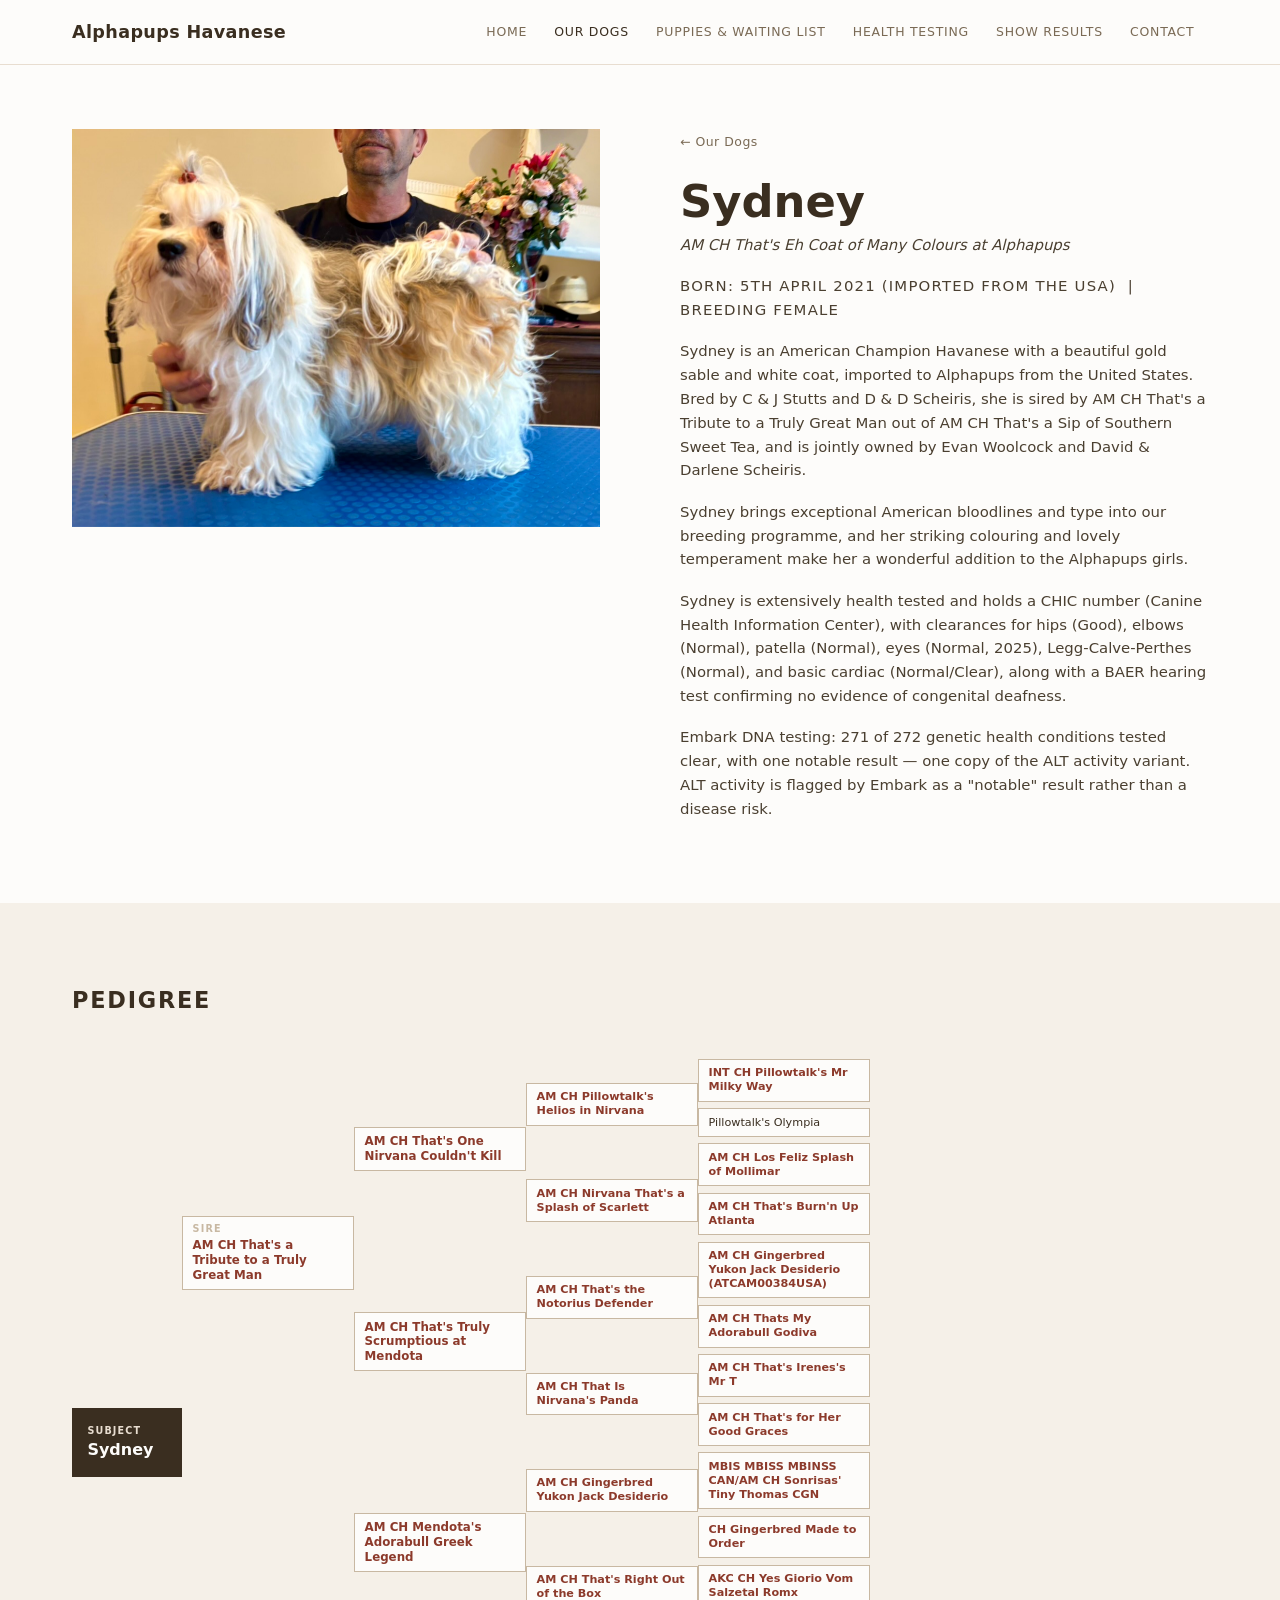
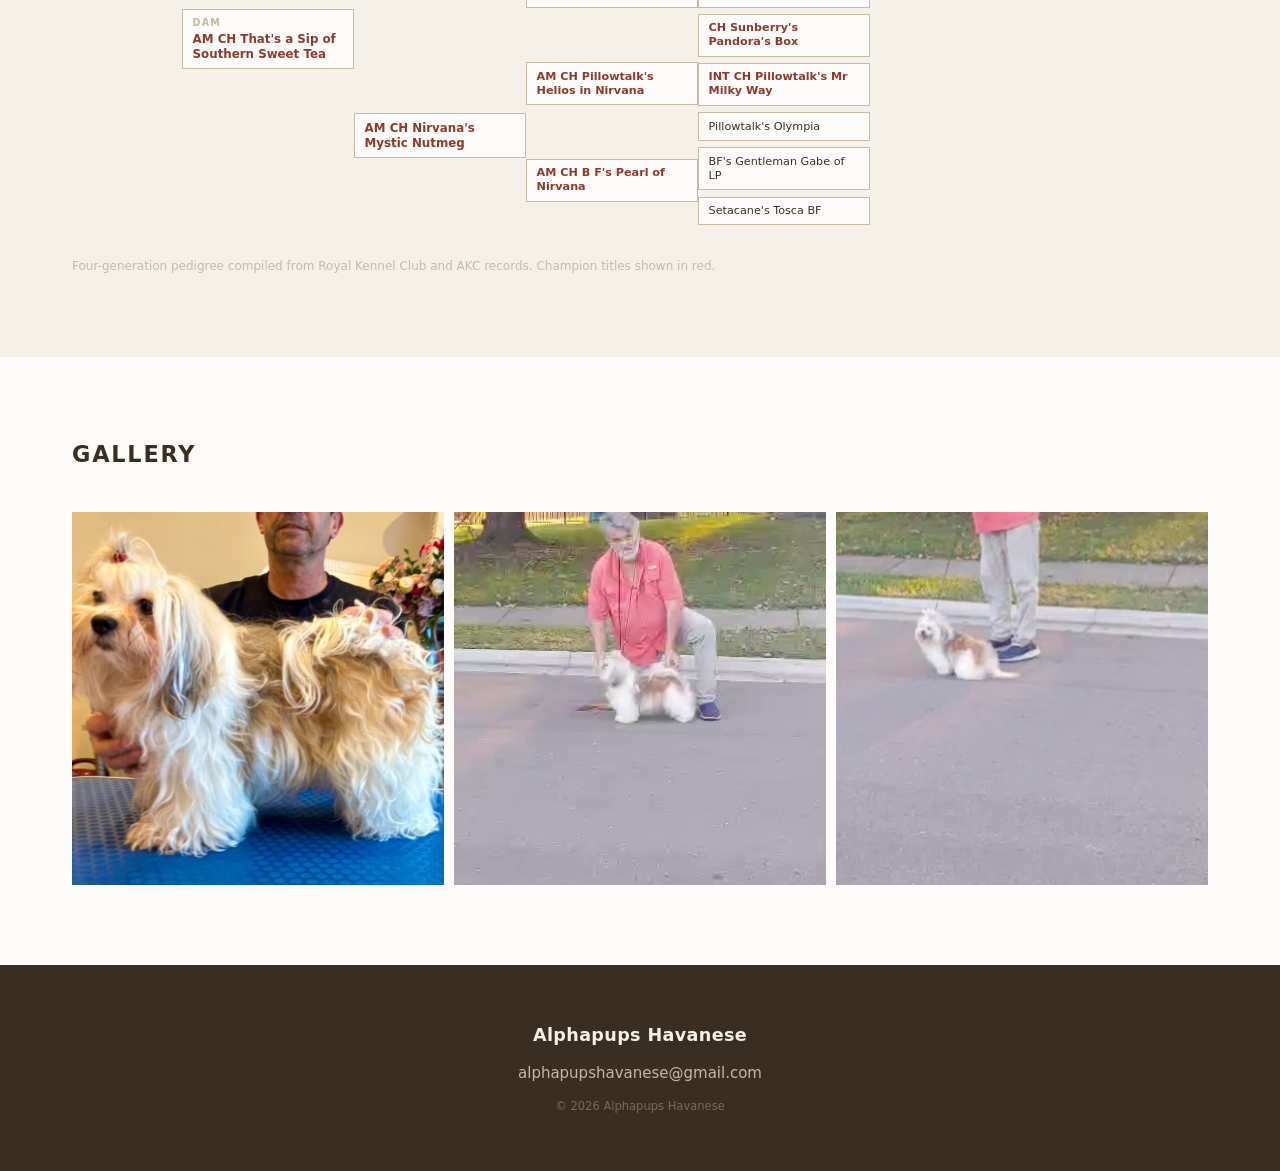
<file: dogs/sydney.html>
<!DOCTYPE html>
<html lang="en">
<head>
  <meta charset="UTF-8">
  <meta name="viewport" content="width=device-width, initial-scale=1.0">
  <title>Sydney – Alphapups Havanese</title>
  <link rel="stylesheet" href="/css/style.css">
</head>
<body>
<header>
  <nav>
    <a href="/index.html" class="logo">Alphapups Havanese</a>
    <ul>
      <li><a href="/index.html">Home</a></li>
      <li><a href="/our-dogs.html" class="active">Our Dogs</a></li>
      <li><a href="/puppies.html">Puppies &amp; Waiting List</a></li>
      <li><a href="/health.html">Health Testing</a></li>
      <li><a href="/show-results.html">Show Results</a></li>
      <li><a href="/contact.html">Contact</a></li>
    </ul>
    <button class="nav-toggle">&#9776;</button>
  </nav>
</header>
<main>
  <div class="dog-profile">
    <div class="sticky">
      <img src="/images/sydney/sydney-hero.jpeg" alt="Sydney – AM CH That's Eh Coat of Many Colours at Alphapups">
    </div>
    <div>
      <a href="/our-dogs.html" class="back">&larr; Our Dogs</a>
      <h1>Sydney</h1>
      <p class="reg-name">AM CH That's Eh Coat of Many Colours at Alphapups</p>
      <p class="dob">Born: 5th April 2021 (Imported from the USA) &nbsp;|&nbsp; Breeding Female</p>
      <p>Sydney is an American Champion Havanese with a beautiful gold sable and white coat, imported to Alphapups from the United States. Bred by C &amp; J Stutts and D &amp; D Scheiris, she is sired by AM CH That's a Tribute to a Truly Great Man out of AM CH That's a Sip of Southern Sweet Tea, and is jointly owned by Evan Woolcock and David &amp; Darlene Scheiris.</p>
      <p>Sydney brings exceptional American bloodlines and type into our breeding programme, and her striking colouring and lovely temperament make her a wonderful addition to the Alphapups girls.</p>
      <p>Sydney is extensively health tested and holds a CHIC number (Canine Health Information Center), with clearances for hips (Good), elbows (Normal), patella (Normal), eyes (Normal, 2025), Legg-Calve-Perthes (Normal), and basic cardiac (Normal/Clear), along with a BAER hearing test confirming no evidence of congenital deafness.</p>
      <p>Embark DNA testing: 271 of 272 genetic health conditions tested clear, with one notable result — one copy of the ALT activity variant. ALT activity is flagged by Embark as a "notable" result rather than a disease risk.</p>
    </div>
  </div>
  <section class="pedigree-section">
    <div class="container">
      <h2 class="section-title">Pedigree</h2>
      <div class="ped-tree ped-deep">
        <div class="ped-col">
          <div class="ped-box ped-main"><span class="ped-label">Subject</span>Sydney</div>
        </div>
        <div class="ped-col">
          <div class="ped-box ped-ch"><span class="ped-label">Sire</span>AM CH That's a Tribute to a Truly Great Man</div>
          <div class="ped-box ped-ch"><span class="ped-label">Dam</span>AM CH That's a Sip of Southern Sweet Tea</div>
        </div>
        <div class="ped-col">
          <div class="ped-box ped-ch">AM CH That's One Nirvana Couldn't Kill</div>
          <div class="ped-box ped-ch">AM CH That's Truly Scrumptious at Mendota</div>
          <div class="ped-box ped-ch">AM CH Mendota's Adorabull Greek Legend</div>
          <div class="ped-box ped-ch">AM CH Nirvana's Mystic Nutmeg</div>
        </div>
        <div class="ped-col">
          <div class="ped-box ped-ch">AM CH Pillowtalk's Helios in Nirvana</div>
          <div class="ped-box ped-ch">AM CH Nirvana That's a Splash of Scarlett</div>
          <div class="ped-box ped-ch">AM CH That's the Notorius Defender</div>
          <div class="ped-box ped-ch">AM CH That Is Nirvana's Panda</div>
          <div class="ped-box ped-ch">AM CH Gingerbred Yukon Jack Desiderio</div>
          <div class="ped-box ped-ch">AM CH That's Right Out of the Box</div>
          <div class="ped-box ped-ch">AM CH Pillowtalk's Helios in Nirvana</div>
          <div class="ped-box ped-ch">AM CH B F's Pearl of Nirvana</div>
        </div>
        <div class="ped-col">
          <div class="ped-box ped-ch">INT CH Pillowtalk's Mr Milky Way</div>
          <div class="ped-box">Pillowtalk's Olympia</div>
          <div class="ped-box ped-ch">AM CH Los Feliz Splash of Mollimar</div>
          <div class="ped-box ped-ch">AM CH That's Burn'n Up Atlanta</div>
          <div class="ped-box ped-ch">AM CH Gingerbred Yukon Jack Desiderio (ATCAM00384USA)</div>
          <div class="ped-box ped-ch">AM CH Thats My Adorabull Godiva</div>
          <div class="ped-box ped-ch">AM CH That's Irenes's Mr T</div>
          <div class="ped-box ped-ch">AM CH That's for Her Good Graces</div>
          <div class="ped-box ped-ch">MBIS MBISS MBINSS CAN/AM CH Sonrisas' Tiny Thomas CGN</div>
          <div class="ped-box ped-ch">CH Gingerbred Made to Order</div>
          <div class="ped-box ped-ch">AKC CH Yes Giorio Vom Salzetal Romx</div>
          <div class="ped-box ped-ch">CH Sunberry's Pandora's Box</div>
          <div class="ped-box ped-ch">INT CH Pillowtalk's Mr Milky Way</div>
          <div class="ped-box">Pillowtalk's Olympia</div>
          <div class="ped-box">BF's Gentleman Gabe of LP</div>
          <div class="ped-box">Setacane's Tosca BF</div>
        </div>
      </div>
      <p class="ped-note">Four-generation pedigree compiled from Royal Kennel Club and AKC records. Champion titles shown in red.</p>
    </div>
  </section>
  <section>
    <div class="container">
      <h2 class="section-title">Gallery</h2>
      <div class="gallery-grid">
        <img src="/images/sydney/sydney-hero.jpeg" alt="Sydney stacked">
        <img src="/images/sydney/sydney-1.jpeg" alt="Sydney out and about">
        <img src="/images/sydney/sydney-2.jpeg" alt="Sydney being gaited">
      </div>
    </div>
  </section>
</main>
<footer>
  <div class="container">
    <span class="logo">Alphapups Havanese</span>
    <p><a href="mailto:alphapupshavanese@gmail.com">alphapupshavanese@gmail.com</a></p>
    <p class="footer-small">&copy; 2026 Alphapups Havanese</p>
  </div>
</footer>
</body>
</html>
</file>
<file: css/style.css>
*,*::before,*::after{box-sizing:border-box;margin:0;padding:0}
:root{
--cream:#f5f0e8;--warm:#e8ddd0;--mid:#c8b8a2;
--dark:#3a2e20;--text:#4a3f30;--muted:#7a6a55;
--accent:#8b6b3d;--white:#fdfcfa;
--sans:'Tahoma','Geneva',system-ui,sans-serif;
}
html{scroll-behavior:smooth}
body{font-family:var(--sans);font-weight:400;color:var(--text);background:var(--white);line-height:1.6;font-size:15px}
header{position:sticky;top:0;z-index:100;background:var(--white);border-bottom:1px solid var(--warm)}
nav{max-width:1200px;margin:0 auto;padding:0 2rem;height:64px;display:flex;align-items:center}
.logo{font-family:var(--sans);font-size:1.1rem;font-weight:700;color:var(--dark);text-decoration:none;letter-spacing:.02em;margin-right:auto}
nav ul{display:flex;list-style:none}
nav ul a{display:block;padding:0 .85rem;height:64px;line-height:64px;font-size:.78rem;font-weight:400;letter-spacing:.06em;text-transform:uppercase;color:var(--muted);text-decoration:none;transition:color .2s}
nav ul a:hover,nav ul a.active{color:var(--dark)}
.nav-toggle{display:none;background:none;border:none;font-size:1.5rem;cursor:pointer;color:var(--dark);margin-left:auto}
.btn{display:inline-block;padding:.8rem 2rem;background:var(--dark);color:var(--white);text-decoration:none;font-size:.78rem;font-weight:700;letter-spacing:.06em;text-transform:uppercase;transition:background .2s;border:1px solid var(--dark);margin-right:.75rem}
.btn:hover{background:var(--accent);border-color:var(--accent)}
.btn-outline{background:transparent;color:var(--dark)}
.btn-outline:hover{background:var(--dark);color:var(--white)}
.container{max-width:1200px;margin:0 auto;padding:0 2rem}
section{padding:5rem 0}
.section-title{font-family:var(--sans);font-size:1.4rem;font-weight:700;color:var(--dark);margin-bottom:2.5rem;text-transform:uppercase;letter-spacing:.08em}
.center{text-align:center}
.hero{min-height:88vh;display:grid;grid-template-columns:1fr 1fr;align-items:center;max-width:1200px;margin:0 auto;padding:4rem 2rem;gap:5rem}
.hero-eyebrow{font-size:1.1rem;letter-spacing:.12em;text-transform:uppercase;color:var(--accent);margin-bottom:1.2rem}
.hero h1{font-family:var(--sans);font-size:clamp(2.5rem,4vw,4rem);font-weight:700;line-height:1.15;color:var(--dark);margin-bottom:1.5rem}
.hero-body{color:var(--muted);max-width:380px;margin-bottom:2.5rem;font-size:1rem}
.hero-img{width:100%;aspect-ratio:4/5;object-fit:cover;display:block}
.placeholder{background:var(--warm);display:flex;align-items:center;justify-content:center;color:var(--mid);font-size:.85rem}
.intro{background:var(--cream)}
.intro-grid{display:grid;grid-template-columns:repeat(3,1fr);gap:3rem}
.intro-grid h2{font-family:var(--sans);font-size:1.1rem;font-weight:700;color:var(--dark);margin-bottom:.75rem}
.intro-grid p{color:var(--muted);font-size:.92rem}
.dogs-grid{display:grid;grid-template-columns:repeat(4,1fr);gap:1.5rem;margin-bottom:3rem}
.dog-card{text-decoration:none;color:inherit;display:block}
.dog-card-wrap{overflow:hidden}
.dog-card-img{width:100%;aspect-ratio:4/3;object-fit:cover;display:block;transition:transform .4s ease}
.dog-card:hover .dog-card-img{transform:scale(1.03)}
.dog-card-ph{width:100%;aspect-ratio:4/3;background:var(--warm);display:flex;align-items:center;justify-content:center;color:var(--mid);font-size:.8rem}
.dog-card-info{padding:.75rem 0}
.dog-card-info h3{font-family:var(--sans);font-size:1rem;font-weight:700;color:var(--dark);margin-bottom:.15rem}
.dog-card-info p{font-size:.78rem;color:var(--muted);margin-bottom:.4rem}
.tag{font-size:.65rem;letter-spacing:.1em;text-transform:uppercase;color:var(--accent);border:1px solid var(--mid);padding:.15rem .5rem}
.dog-profile{display:grid;grid-template-columns:1fr 1fr;max-width:1200px;margin:0 auto;padding:4rem 2rem;gap:5rem;align-items:start}
.sticky{position:sticky;top:80px}
.sticky img{width:100%;display:block}
.back{display:inline-block;font-size:.78rem;letter-spacing:.04em;color:var(--muted);text-decoration:none;margin-bottom:1.5rem}
.back:hover{color:var(--dark)}
.dog-profile h1{font-family:var(--sans);font-size:clamp(2rem,3.5vw,3rem);font-weight:700;color:var(--dark);line-height:1.15;margin-bottom:.4rem}
.reg-name{font-style:italic;color:var(--muted);font-size:.95rem;margin-bottom:.2rem}
.dob{font-size:.75rem;letter-spacing:.08em;text-transform:uppercase;color:var(--mid);margin-bottom:2rem}
.dog-profile p{margin-bottom:1.1rem;font-size:.93rem;color:var(--text)}
.pedigree-section{background:var(--cream)}
.ped-tree{display:flex;align-items:center;overflow-x:auto;padding-bottom:1rem}
.ped-col{display:flex;flex-direction:column;gap:.75rem;flex-shrink:0}
.ped-line{width:2.5rem;flex-shrink:0;height:1px;background:var(--mid)}
.ped-box{background:var(--white);border:1px solid var(--mid);padding:.65rem 1rem;font-size:.82rem;color:var(--dark);min-width:195px}
.ped-main{background:var(--dark);color:var(--white);border-color:var(--dark);font-size:1rem;font-weight:700;padding:1rem 1.25rem}
.ped-label{display:block;font-size:.6rem;letter-spacing:.12em;text-transform:uppercase;color:var(--mid);margin-bottom:.2rem}
.ped-main .ped-label{color:var(--warm)}
.gallery-grid{display:grid;grid-template-columns:repeat(3,1fr);gap:.6rem}
.gallery-grid img{width:100%;aspect-ratio:1;object-fit:cover;display:block;transition:opacity .2s}
.gallery-grid img:hover{opacity:.88}
.gallery-ph{aspect-ratio:1;background:var(--warm)}
footer{background:var(--dark);color:var(--cream);padding:3.5rem 0;text-align:center}
footer .logo{color:var(--cream);font-size:1.1rem;font-weight:700;margin-bottom:.75rem;display:block}
footer a{color:var(--mid);text-decoration:none}
footer a:hover{color:var(--cream)}
.footer-small{font-size:.72rem;color:var(--muted);margin-top:.75rem}
@media(max-width:1024px){.dogs-grid{grid-template-columns:repeat(3,1fr)}}
@media(max-width:900px){
.hero,.dog-profile{grid-template-columns:1fr;gap:2rem;padding:3rem 1.5rem}
.hero{min-height:auto}.hero-image{order:-1}
.hero-img{aspect-ratio:16/9}
.intro-grid{grid-template-columns:1fr;gap:2rem}
.dogs-grid{grid-template-columns:repeat(2,1fr)}
nav ul{display:none}.nav-toggle{display:block}
.sticky{position:static}
.sticky img{aspect-ratio:16/9;object-fit:cover}
}
@media(max-width:600px){
.gallery-grid{grid-template-columns:repeat(2,1fr)}
.hero h1{font-size:2rem}
}

/* Hero banner (photo background with cream fade) */
.hero-banner{background-size:cover;background-position:center 35%;padding:7rem 0;position:relative}
.hero-banner::after{content:'';position:absolute;inset:0;background:linear-gradient(to bottom, rgba(245,240,232,.2), rgba(245,240,232,.92));pointer-events:none}
.hero-banner .container{position:relative;z-index:1}
@media(max-width:900px){.hero-banner{padding:4rem 0}}

/* Critiques */
.critiques { display: flex; flex-direction: column; gap: 2rem; max-width: 780px; }
.critiques blockquote { margin: 0; padding: 1.25rem 1.5rem; border-left: 3px solid #b8a88a; background: #faf8f5; }
.critiques blockquote p { margin: 0 0 0.75rem; font-style: italic; line-height: 1.7; color: #2c2c2c; }
.critiques blockquote cite { font-size: 0.85rem; font-style: normal; color: #666; }
.ped-deep .ped-col{align-self:stretch;justify-content:space-around;gap:.4rem}
.ped-deep .ped-box{min-width:0;width:172px;font-size:.74rem;padding:.4rem .6rem;line-height:1.25}
.ped-deep .ped-main{font-size:1rem;padding:1rem .9rem;width:110px}
.ped-deep .ped-col:nth-child(n+4) .ped-box{font-size:.7rem}
.ped-ch{color:#8c3a2b;font-weight:600}
.ped-note{font-size:.75rem;color:var(--mid);margin-top:1rem}
</file>
